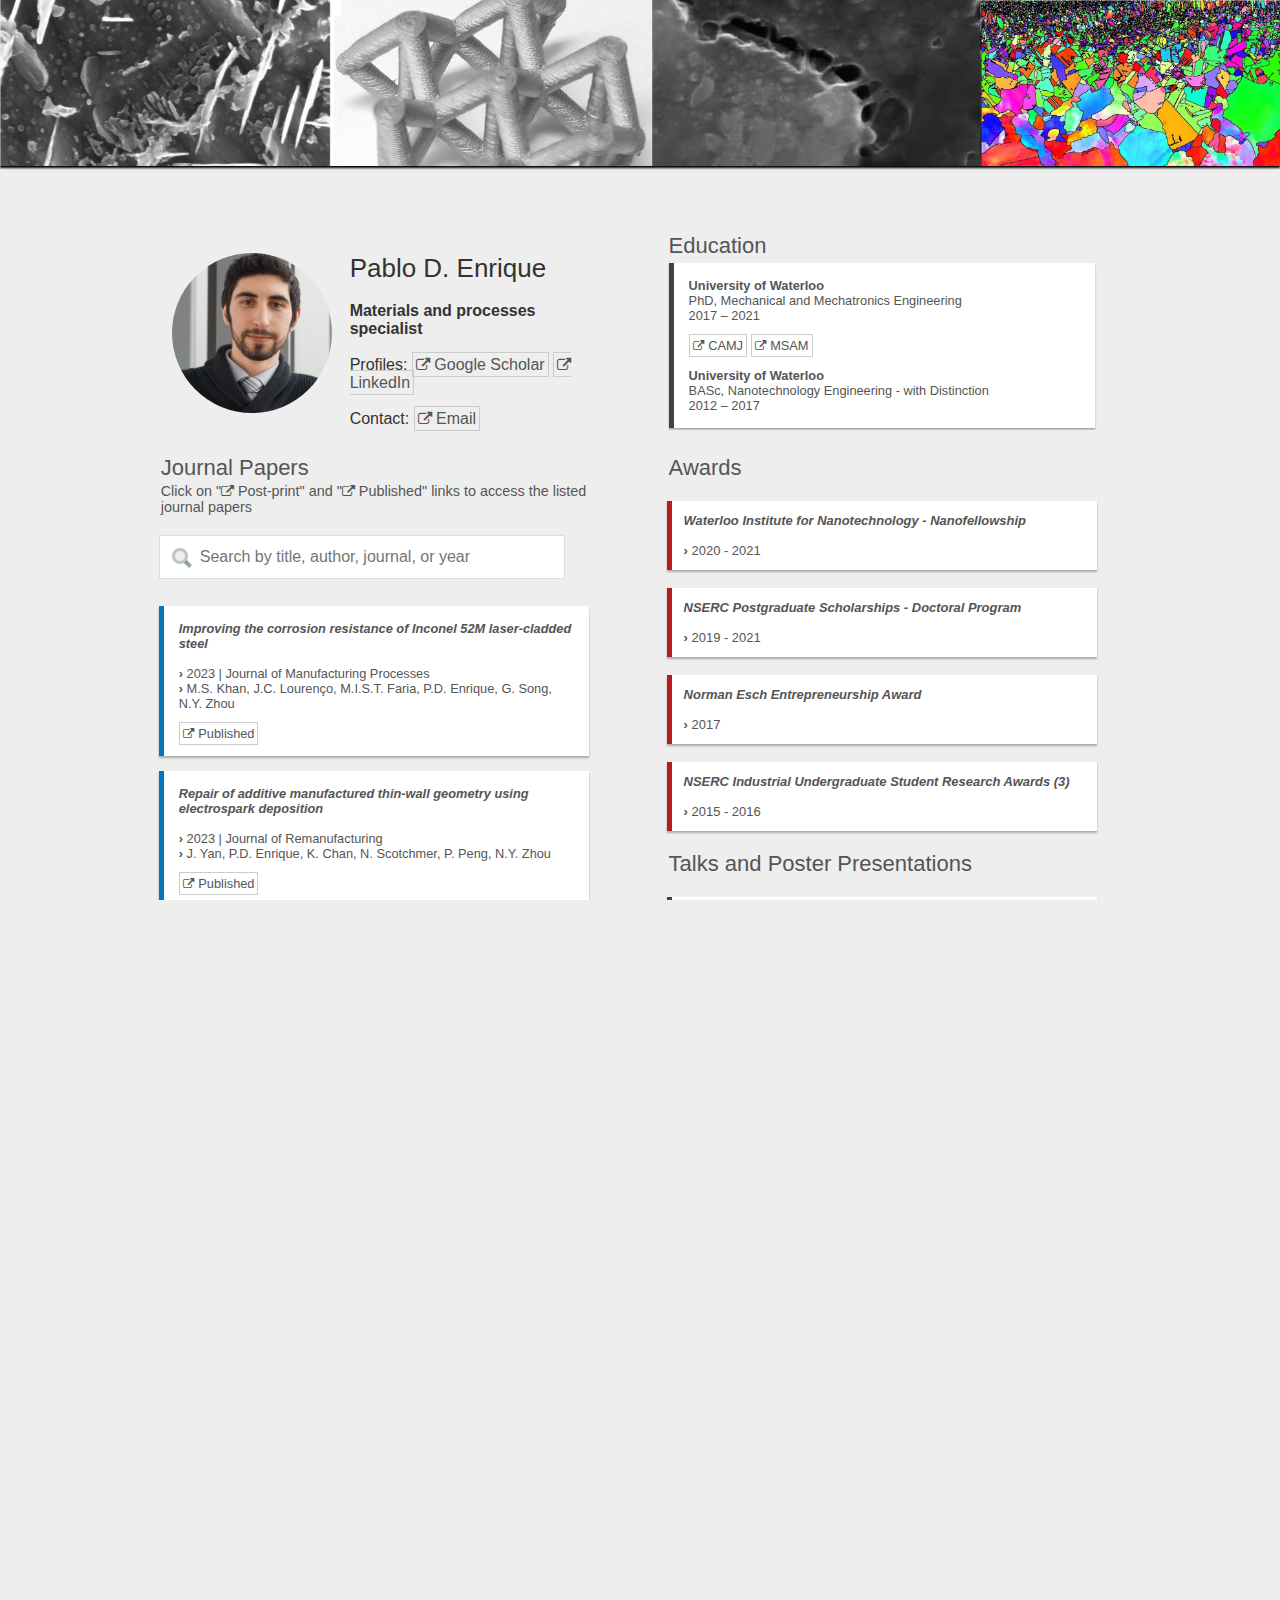
<file: index.html>
<!DOCTYPE html>
<link rel="stylesheet" type="text/css" href="style.css" />
<link rel="shortcut icon" type="image/x-icon" href="favicon.ico" />
<link rel="stylesheet" href="https://cdnjs.cloudflare.com/ajax/libs/font-awesome/4.7.0/css/font-awesome.min.css" />
<link rel="canonical" href="https://pdenrique.com" />
<meta name="viewport" content="width=device-width, initial-scale=1.0, maximum-scale=1.0, user-scalable=no" />
<meta name="description" content="Pablo D. Enrique's research on electrospark deposition, additive manufacturing and nickel superalloys" />
<title>Pablo D. Enrique - Academic Profile</title>
<html>
<body>

<div class="banner">
</div>
<br><br>
<div class="section group">
	<div class="col span_1_of_2">
		<br><br>
		<div class="col span_3_of_4">
			<div class="circleBase type1" title="Pablo D. Enrique"></div>
		</div>
		<div class="col span_4_of_4">
			<span style="font-size:26px;">Pablo D. Enrique</span>
			<br><br>
			<span style="font-size:100%;"><b>Materials and processes specialist</b></span>
			<br><br>
			<span style="font-size:100%;">Profiles: <a href="https://scholar.google.ca/citations?user=DJxGbloAAAAJ&hl=en" target="_blank"><i style="font-size:90%" class="fa">&#xf08e;</i> Google Scholar</a> <a href="https://www.linkedin.com/in/penrique/" target="_blank"><i style="font-size:90%" class="fa">&#xf08e;</i> LinkedIn</a><br><br>Contact: <a href="mailto:pablo.enrique@uwaterloo.ca" target="_blank"><i style="font-size:90%" class="fa">&#xf08e;</i> Email</a></span>	
		</div>
	</div>
	<div class="col span_2_of_2">
		<br>
		<table style="width:100%; height:100%; cellspacing:0px; padding:0px;">
			<tr>
				<td style="vertical-align:middle; font-size:22px">
					Education
				</td>
			</tr>
		</table>
		<table style="width:100%; cellspacing:0px; padding:0px;">
			<tr >
				<td class="cardconf" style="vertical-align:middle; padding:15px; font-size:80%;">
					<b>University of Waterloo</b><br>
					PhD, Mechanical and Mechatronics Engineering<br>
					2017 – 2021<br><br>
					<a href="https://www.uwaterloo.ca/camj" target="_blank"><i style="font-size:90%" class="fa">&#xf08e;</i> CAMJ</a> <a href="https://msam.uwaterloo.ca" target="_blank"><i style="font-size:90%" class="fa">&#xf08e;</i> MSAM</a>
					<br><br>
					<b>University of Waterloo</b><br>
					BASc, Nanotechnology Engineering - with Distinction<br>
					2012 – 2017
				</td>
			</tr>
		</table>
	</div>
</div>

<div class="section group">
	<div class="col span_1_of_2">
		<table style="width:100%; height:100%; cellspacing:0px; padding:0px;">
			<tr>
				<td style="vertical-align:middle; font-size:22px">
					Journal Papers
				</td>
			</tr>
			<tr>
				<td style="vertical-align:middle; font-size:90%">
					Click on "<i style="font-size:90%" class="fa">&#xf08e;</i> Post-print" and "<i style="font-size:90%" class="fa">&#xf08e;</i> Published" links to access the listed journal papers<br>
				</td>
			</tr>
		</table>
		<br>
		<input type="text" id="myInput" onkeyup="myFunction()" placeholder="Search by title, author, journal, or year" title="Search by title, author, journal, or year">
		<br>
		<table id="myTable" style="width:100%; cellspacing:0px; padding:0px;">
			<tr>
				<td class="cardpub" style="vertical-align:middle; padding:15px; font-size:80%;">
					<i><b>Improving the corrosion resistance of Inconel 52M laser-cladded steel</b></i><br><br>
					<span class="point">&#8250;</span> 2023 | Journal of Manufacturing Processes<br>
					<span class="point">&#8250;</span> M.S. Khan, J.C. Lourenço, M.I.S.T. Faria, P.D. Enrique, G. Song, N.Y. Zhou
					<br><br>
					<a href="https://doi.org/10.1016/j.jmapro.2023.10.003" target="_blank"><i style="font-size:90%" class="fa">&#xf08e;</i> Published</a>
				</td>
			</tr>
			<tr>
				<td class="cardpub" style="vertical-align:middle; padding:15px; font-size:80%;">
					<i><b>Repair of additive manufactured thin-wall geometry using electrospark deposition</b></i><br><br>
					<span class="point">&#8250;</span> 2023 | Journal of Remanufacturing<br>
					<span class="point">&#8250;</span> J. Yan, P.D. Enrique, K. Chan, N. Scotchmer, P. Peng, N.Y. Zhou
					<br><br>
					<a href="https://doi.org/10.1007/s13243-023-00133-0" target="_blank"><i style="font-size:90%" class="fa">&#xf08e;</i> Published</a>
				</td>
			</tr>
			<tr>
				<td class="cardpub" style="vertical-align:middle; padding:15px; font-size:80%;">
					<i><b>Pulsed laser ablation of electrically insulated features in thin NiCr films</b></i><br><br>
					<span class="point">&#8250;</span> 2023 | The International Journal of Advanced Manufacturing Technology<br>
					<span class="point">&#8250;</span> N. Mao, P.D. Enrique, P. Peng
					<br><br>
					<a href="https://doi.org/10.1007/s00170-023-12271-7" target="_blank"><i style="font-size:90%" class="fa">&#xf08e;</i> Published</a>
				</td>
			</tr>
			<tr>
				<td class="cardpub" style="vertical-align:middle; padding:15px; font-size:80%;">
					<i><b>Dynamic response and failure mechanisms of a laser-fabricated flexible thin film strain gauge</b></i><br><br>
					<span class="point">&#8250;</span> 2022 | Sensors and Actuators A: Physical<br>
					<span class="point">&#8250;</span> N. Mao, P.D. Enrique, A.I.H Chen, N.Y. Zhou, P. Peng
					<br><br>
					<a href="Dynamic response and failure mechanisms of a laser-fabricated flexible thin film strain gauge.pdf"target="_blank" title="Dynamic response and failure mechanisms of a laser-fabricated flexible thin film strain gauge"><i style="font-size:90%" class="fa">&#xf08e;</i> Post-print</a>
					<a href="https://doi.org/10.1016/j.sna.2022.113655" target="_blank"><i style="font-size:90%" class="fa">&#xf08e;</i> Published</a>
				</td>
			</tr>
			<tr>
				<td class="cardpub" style="vertical-align:middle; padding:15px; font-size:80%;">
					<i><b>The influence of in-situ alloying of electro-spark deposited coatings on the multiscale morphological and mechanical properties of laser welded Al–Si coated 22MnB5</b></i><br><br>
					<span class="point">&#8250;</span> 2022 | Materials Science & Engineering A<br>
					<span class="point">&#8250;</span> M.S. Khan, P.D. Enrique, A. Ghatei-Kalashami, L.G. Lopes, N. Schell, J.P. Oliveira, E. Biro, N.Y. Zhou
					<br><br>
					<a href="https://dx.doi.org/10.2139/ssrn.4004835" target="_blank"><i style="font-size:90%" class="fa">&#xf08e;</i> Pre-print</a>
					<a href="https://doi.org/10.1016/j.msea.2022.142830" target="_blank"><i style="font-size:90%" class="fa">&#xf08e;</i> Published</a>
				</td>
			</tr>
			<tr>
				<td class="cardpub" style="vertical-align:middle; padding:15px; font-size:80%;">
					<i><b>Resistance is not futile: The use of projections for resistance joining of metal additively and conventionally manufactured parts</b></i><br><br>
					<span class="point">&#8250;</span> 2021 | Journal of Manufacturing Processes<br>
					<span class="point">&#8250;</span> P.D. Enrique, C. DiGiovanni, N. Mao, R. Liang, S. Peterkin, N.Y. Zhou
					<br><br>
					<a href="Resistance is not futile - The use of projections for resistance joining of metal additively and conventionally manufactured parts.pdf" target="_blank" title="Resistance is not futile: The use of projections for resistance joining of metal additively and conventionally manufactured parts"><i style="font-size:90%" class="fa">&#xf08e;</i> Post-print</a>
					<a href="https://doi.org/10.1016/j.jmapro.2021.04.035" target="_blank"><i style="font-size:90%" class="fa">&#xf08e;</i> Published</a>
				</td>
			</tr>
			<tr>
				<td class="cardpub" style="vertical-align:middle; padding:15px; font-size:80%;">
					<i><b>Static recrystallization impact on grain structure and mechanical properties of heattreated Hastelloy X produced via laser powder-bed fusion</b></i><br><br>
					<span class="point">&#8250;</span> 2021 | Materials Characterization<br>
					<span class="point">&#8250;</span> A. Keshavarzkermani, R. Esmaeilizadeh, P.D. Enrique, H. Asgari, N.Y. Zhou, A.Bonakdar, E. Toyserkani
					<br><br>
					<a href="https://doi.org/10.1016/j.matchar.2021.110969" target="_blank"><i style="font-size:90%" class="fa">&#xf08e;</i> Published</a>
				</td>
			</tr>
			<tr>
				<td class="cardpub" style="vertical-align:middle; padding:15px; font-size:80%;">
					<i><b>Effect of micro-segregation on high temperature microstructure evolution in rapid solidification processed Nb-rich Ni-superalloys</b></i><br><br>
					<span class="point">&#8250;</span> 2021 | Advanced Engineering Materials<br>
					<span class="point">&#8250;</span> P.D. Enrique, A. Keshavarzkermani, N.Y. Zhou
					<br><br>
					<a href="Effect of Micro-segregation on High Temperature Microstructure Evolution in Rapid Solidification Processed Nb-rich Ni-superalloys.pdf" target="_blank" title="Effect of Micro-segregation on High Temperature Microstructure Evolution in Rapid Solidification Processed Nb-rich Ni-superalloys"><i style="font-size:90%" class="fa">&#xf08e;</i> Post-print</a>
					<a href="https://doi.org/10.1002/adem.202001396" target="_blank"><i style="font-size:90%" class="fa">&#xf08e;</i> Published</a>
				</td>
			</tr>
			<tr>
				<td class="cardpub" style="vertical-align:middle; padding:15px; font-size:80%;">
					<i><b>Parametric study of automated electrospark deposition for Ni-superalloys</b></i><br><br>
					<span class="point">&#8250;</span> 2021 | Welding Journal<br>
					<span class="point">&#8250;</span> P.D. Enrique, S. Peterkin, N.Y. Zhou
					<br><br>
					<a href="https://s3.amazonaws.com/WJ-www.aws.org/supplement/2021.100.021.pdf" target="_blank"><i style="font-size:90%" class="fa">&#xf08e;</i> Published (Open Access)</a>
				</td>
			</tr>
			<tr>
				<td class="cardpub" style="vertical-align:middle; padding:15px; font-size:80%;">
					<i><b>Laser-assisted wire cladding using a retrofitted laser welding system</b></i><br><br>
					<span class="point">&#8250;</span> 2020 | Surface Engineering<br>
					<span class="point">&#8250;</span> M.S. Khan, P.D. Enrique, G. Song, M.I.S.T. Faria, N.Y. Zhou
					<br><br>
					<a href="https://doi.org/10.1080/02670844.2020.1820266" target="_blank"><i style="font-size:90%" class="fa">&#xf08e;</i> Published</a>
				</td>
			</tr>
			<tr>
				<td class="cardpub" style="vertical-align:middle; padding:15px; font-size:80%;">
					<i><b>Enhancing fatigue life of additive manufactured parts with electrospark deposition post-processing</b></i><br><br>
					<span class="point">&#8250;</span> 2020 | Additive Manufacturing<br>
					<span class="point">&#8250;</span> P.D. Enrique, A. Keshavarzkermani, R. Esmaeilizadeh, S. Peterkin, H. Jahed, E. Toyserkani, N.Y. Zhou
					<br><br>
					<a href="Enhancing Fatigue Life of Additive Manufactured Parts with Electrospark Deposition Post-processing.pdf" target="_blank" title="Enhancing Fatigue Life of Additive Manufactured Parts with Electrospark Deposition Post-processing"><i style="font-size:90%" class="fa">&#xf08e;</i> Post-print</a> <a href="https://doi.org/10.1016/j.addma.2020.101526" target="_blank"><i style="font-size:90%" class="fa">&#xf08e;</i> Published</a>
				</td>
			</tr>
			<tr>
				<td class="cardpub" style="vertical-align:middle; padding:15px; font-size:80%;">
					<i><b>Electrospark deposition interlayers for dissimilar resistance welding of steel to aluminum</b></i><br><br>
					<span class="point">&#8250;</span> 2020 | Manufacturing Letters<br>
					<span class="point">&#8250;</span> P.D. Enrique, C. Li, C. DiGiovanni, S. Peterkin, N.Y. Zhou
					<br><br>
					<a href="Electrospark Deposition Interlayers for Dissimilar Resistance Welding of Steel to Aluminum.pdf" target="_blank" title="Electrospark deposition interlayers for dissimilar resistance welding of steel to aluminum"><i style="font-size:90%" class="fa">&#xf08e;</i> Post-print</a> <a href="https://doi.org/10.1016/j.mfglet.2020.04.009" target="_blank"><i style="font-size:90%" class="fa">&#xf08e;</i> Published</a>
				</td>
			</tr>
			<tr>
				<td class="cardpub" style="vertical-align:middle; padding:15px; font-size:80%;">
					<i><b>Design of binder jet additive manufactured co-continuous ceramic-reinforced metal matrix composites</b></i><br><br>
					<span class="point">&#8250;</span> 2020 | Journal of Materials Science & Technology<br>
					<span class="point">&#8250;</span> P.D. Enrique, E. Marzbanrad, Y. Mahmoodkhani, A. Keshavarzkermani, H. Al Momani, E. Toyserkani, N.Y. Zhou
					<br><br>
					<a href="Design of binder jet additive manufactured co-continuous ceramic-reinforced metal matrix composites.pdf" target="_blank" title="Design of binder jet additive manufactured co-continuous ceramic-reinforced metal matrix composites"><i style="font-size:90%" class="fa">&#xf08e;</i> Post-print</a> <a href="https://doi.org/10.1016/j.jmst.2020.01.053" target="_blank"><i style="font-size:90%" class="fa">&#xf08e;</i> Published</a>
				</td>
			</tr>
			<tr>
				<td class="cardpub" style="vertical-align:middle; padding:15px; font-size:80%;">
					<i><b>Evaluation of electrode degradation and projection weld strength in the joining of steel nuts to galvanized advanced high strength steel</b></i><br><br>
					<span class="point">&#8250;</span> 2019 | Journal of Manufacturing Science and Engineering<br>
					<span class="point">&#8250;</span> P.D. Enrique, H. Al Momani, C. DiGiovanni, Z. Jiao, K.R. Chan, N.Y. Zhou
					<br><br>
					<a href="https://doi.org/10.1115/1.4044253" target="_blank"><i style="font-size:90%;" class="fa">&#xf08e;</i> Published</a>
				</td>
			</tr>
			<tr>
				<td class="cardpub" style="vertical-align:middle; padding:15px; font-size:80%;">
					<i><b>Controlling mechanical properties of additively manufactured hastelloy X by altering solidification pattern during laser powder-bed fusion</b></i><br><br>
					<span class="point">&#8250;</span> 2019 | Materials Science & Engineering A<br>
					<span class="point">&#8250;</span> A. Keshavarzkermani, R. Esmaeilizadeh, U. Ali, P.D. Enrique, Y. Mahmoodkhani, N.Y. Zhou, A. Bonakdar, E. Toyserkani
					<br><br>
					<a href="https://doi.org/10.1016/j.msea.2019.138081" target="_blank"><i style="font-size:90%;" class="fa">&#xf08e;</i> Published</a>
				</td>
			</tr>
			<tr>
				<td class="cardpub" style="vertical-align:middle; padding:15px; font-size:80%;">
					<i><b>An investigation into the effect of process parameters on melt pool geometry, cell spacing, and grain refinement during laser powder bed fusion</b></i><br><br>
					<span class="point">&#8250;</span> 2019 | Optics & Laser Technology<br>
					<span class="point">&#8250;</span> A. Keshavarzkermani, E. Marzbanrad, R. Esmaeilizadeh, Y. Mahmoodkhani, U. Ali, P.D. Enrique, N.Y. Zhou, A. Bonakdar, E. Toyserkani
					<br><br>
					<a href="https://doi.org/10.1016/j.optlastec.2019.03.012" target="_blank"><i style="font-size:90%;" class="fa">&#xf08e;</i> Published</a>
				</td>
			</tr>
			<tr>
				<td class="cardpub" style="vertical-align:middle; padding:15px; font-size:80%;">
					<i><b>Surface modification of binder-jet additive manufactured Inconel 625 via electrospark deposition</b></i><br><br>
					<span class="point">&#8250;</span> 2019 | Surface and Coatings Technology<br>
					<span class="point">&#8250;</span> P.D. Enrique, E. Marzbanrad, Y. Mahmoodkhani, Z. Jiao, E. Toyserkani, N.Y. Zhou <br><br>
					<a href="Surface Modification of Binder-Jet Additive Manufactured Inconel 625 via Electrospark Deposition.pdf" target="_blank" title="Surface Modification of Binder-Jet Additive Manufactured Inconel 625 via Electrospark Deposition"><i style="font-size:90%" class="fa">&#xf08e;</i> Post-print</a> <a href="https://doi.org/10.1016/j.surfcoat.2019.01.108" target="_blank"><i style="font-size:90%" class="fa">&#xf08e;</i> Published</a>
				</td>
			</tr>
			<tr>
				<td class="cardpub" style="vertical-align:middle; padding:15px; font-size:80%;">
					<i><b>Effect of direct aging on heat affected zone and tensile properties of electrospark deposited alloy 718</b></i><br><br>
					<span class="point">&#8250;</span> 2019 | Metallurgical and Materials Transactions A <br>
					<span class="point">&#8250;</span> P.D. Enrique, Z. Jiao, N.Y. Zhou<br><br>
					<a href="Effect of Direct Aging on Heat-Affected Zone and Tensile Properties of Electrospark-Deposited Alloy 718.pdf" target="_blank" title="Effect of Direct Aging on Heat Affected Zone and Tensile Properties of Electrospark Deposited Alloy 718"><i style="font-size:90%" class="fa">&#xf08e;</i> Post-print</a> <a href="https://doi.org/10.1007/s11661-018-4997-1" target="_blank"><i style="font-size:90%" class="fa">&#xf08e;</i> Published</a>
				</td>
			</tr>
			<tr>
				<td class="cardpub" style="vertical-align:middle; padding:15px; font-size:80%;">
					<i><b>Concurrent photocatalytic degradation of organic contaminants and photocathodic protection of steel Ag - TiO<sub>2</sub> Composites</b></i><br><br>
					<span class="point">&#8250;</span> 2018 | Materialia <br>
					<span class="point">&#8250;</span> R. Liang, O.M. Schneider, N. Lun, P.D. Enrique, D.C. Saha, L.C.M. Li Chun Fong, I. Jaciw-Zurakowsky, M.R. Servos, P. Peng, N.Y. Zhou <br><br>
					<a href="https://doi.org/10.1016/j.mtla.2018.08.033" target="_blank"> <i style="font-size:90%" class="fa">&#xf08e;</i> Published</a>
				</td>
			</tr>
			<tr>
				<td class="cardpub" style="vertical-align:middle; padding:15px; font-size:80%">
					<i><b>In situ formation of metal matrix composites using binder jet additive manufacturing (3D printing)</b></i><br><br>
					<span class="point">&#8250;</span> 2018 | Materials Letters <br>
					<span class="point">&#8250;</span> P.D. Enrique, Y. Mahmoodkhani, E. Marzbanrad, E. Toyserkani, N.Y. Zhou <br><br>
					<a href="In Situ Formation of Metal Matrix Composites using Binder Jet Additive Manufacturing (3D Printing).pdf" target="_blank" title="In Situ Formation of Metal Matrix Composites using Binder Jet Additive Manufacturing (3D Printing)"><i style="font-size:90%" class="fa">&#xf08e;</i> Post-print</a> <a href="https://doi.org/10.1016/j.matlet.2018.08.117" target="_blank"><i style="font-size:90%" class="fa">&#xf08e;</i> Published</a>
				</td>
			</tr>
			<tr>
				<td class="cardpub" style="vertical-align:middle; padding:15px; font-size:80%">
					<i><b>Effect of microstructure on tensile properties of electrospark deposition repaired Ni-superalloy</b></i><br><br>
					<span class="point">&#8250;</span> 2018 | Materials Science & Engineering A<br>
					<span class="point">&#8250;</span> P.D. Enrique, Z. Jiao, N.Y. Zhou, E. Toyserkani <br><br>
					<a href="Effect Microstructure Tensile Properties ESD Repaired Ni-superalloy.pdf" target="_blank" title="Effect of Microstructure on Tensile Properties of Electrospark Deposition Repaired Ni-superalloy"><i style="font-size:90%" class="fa">&#xf08e;</i> Post-print</a> <a href="https://doi.org/10.1016/j.msea.2018.05.049" target="_blank"><i style="font-size:90%" class="fa">&#xf08e;</i> Published </a>
				</td>
			</tr>
			<tr>
				<td class="cardpub" style="vertical-align:middle; padding:15px; font-size:80%">
					<i><b>Dendritic coarsening model for rapid solidification of Ni-superalloy via electrospark deposition</b></i><br><br>
					<span class="point">&#8250;</span> 2018 | Journal of Materials Processing Technology<br>
					<span class="point">&#8250;</span> P.D. Enrique, Z. Jiao, N.Y. Zhou, E. Toyserkani <br><br>
					<a href="Post-print Dendritic Coarsening Model for Rapid Solidification of Ni-superalloy via Electrospark Deposition.pdf" target="_blank" title="Dendritic Coarsening Model for Rapid Solidification of Ni-superalloy via Electrospark Deposition"><i style="font-size:90%" class="fa">&#xf08e;</i> Post-print</a> <a href="https://doi.org/10.1016/j.jmatprotec.2018.03.023" target="_blank"><i style="font-size:90%" class="fa">&#xf08e;</i> Published </a>
				</td>
			</tr>
		</table>
		<br>
	</div>
	<div class="col span_2_of_2">
		<table style="width:100%; height:100%; cellspacing:0px; padding:0px;">
			<tr>
				<td style="vertical-align:middle; font-size:22px">
					Awards
				</td>
			</tr>
		</table>
		<br>
		<table class="cardaward" style="width:100%; cellspacing:0px; padding:0px">
			<tr>
				<td style="vertical-align:middle; padding:10px; font-size:90%;">
					<i><b>Waterloo Institute for Nanotechnology - Nanofellowship</b></i><br><br>
					<span class="point">&#8250;</span> 2020 - 2021<br>
				</td>
			</tr>
		</table>
		<br>
		<table class="cardaward" style="width:100%; cellspacing:0px; padding:0px">
			<tr>
				<td style="vertical-align:middle; padding:10px; font-size:90%;">
					<i><b>NSERC Postgraduate Scholarships - Doctoral Program</b></i><br><br>
					<span class="point">&#8250;</span> 2019 - 2021<br>
				</td>
			</tr>
		</table>
		<br>
		<table class="cardaward" style="width:100%; cellspacing:0px; padding:0px">
			<tr>
				<td style="vertical-align:middle; padding:10px; font-size:90%;">
					<i><b>Norman Esch Entrepreneurship Award</b></i><br><br>
					<span class="point">&#8250;</span> 2017<br>
				</td>
			</tr>
		</table>
		<br>
		<table class="cardaward" style="width:100%; cellspacing:0px; padding:0px">
			<tr>
				<td style="vertical-align:middle; padding:10px; font-size:90%;">
					<i><b>NSERC Industrial Undergraduate Student Research Awards (3)</b></i><br><br>
					<span class="point">&#8250;</span> 2015 - 2016<br>
				</td>
			</tr>
		</table>
		<br>
		<table style="width:100%; height:100%; cellspacing:0px; padding:0px;">
			<tr>
				<td style="vertical-align:middle; font-size:22px">
					Talks and Poster Presentations
				</td>
			</tr>
		</table>
		<br>
		<table class="cardconf" style="width:100%; cellspacing:0px; padding:0px">
			<tr>
				<td style="vertical-align:middle; padding:10px; font-size:90%;">
					<i><b>Surface post-processing for additive manufactured parts: reducing surface roughness and improving fatigue life with electrospark deposition</b></i><br><br>
					<span class="point">&#8250;</span> 2021 | Canadian Aeronautics and Space Institute AERO'21<br>
				</td>
			</tr>
		</table>
		<br>
		<table class="cardconf" style="width:100%; cellspacing:0px; padding:0px">
			<tr>
				<td style="vertical-align:middle; padding:10px; font-size:90%;">
					<i><b>Addressing surface roughness and fatigue life in additive manufactured parts</b></i><br><br>
					<span class="point">&#8250;</span> 2021 | NSERC HI-AM<br>
				</td>
			</tr>
		</table>		
		<br>
		<table class="cardconf" style="width:100%; cellspacing:0px; padding:0px">
			<tr>
				<td style="vertical-align:middle; padding:10px; font-size:90%;">
					<i><b>Repair of additive manufactured products by electrospark deposition</b></i><br><br>
					<span class="point">&#8250;</span> 2019-2021 (yearly) | Manufacturing and Materials Joining Innovation Center<br>
				</td>
			</tr>
		</table>
		<br>
		<table class="cardconf" style="width:100%; cellspacing:0px; padding:0px">
			<tr>
				<td style="vertical-align:middle; padding:10px; font-size:90%;">
					<i><b>Repair of Inconel 718 with electrospark deposition</b></i><br><br>
					<span class="point">&#8250;</span> 2019 | 16th International Forum on Intelligent Manufacturing Technology<br>
				</td>
			</tr>
		</table>
		<br>
		<table class="cardconf" style="width:100%; cellspacing:0px; padding:0px">
			<tr>
				<td style="vertical-align:middle; padding:10px; font-size:90%;">
					<i><b>Binder-jet additive manufactured metal matrix composites made by reactive sintering post processing</b></i><br><br>
					<span class="point">&#8250;</span> 2019 | NSERC HI-AM<br>
				</td>
			</tr>
		</table>
		<br>
		<table class="cardconf" style="width:100%; cellspacing:0px; padding:0px">
			<tr>
				<td style="vertical-align:middle; padding:10px; font-size:90%;">
					<i><b>Topology optimized wind turbine blades using sustainable biomaterials</b></i><br><br>
					<span class="point">&#8250;</span> 2019 | RAPID + TCT 2019, SME Digital Manufacturing Challenge<br>
				</td>
			</tr>
		</table>
		<br>
		<table class="cardconf" style="width:100%; cellspacing:0px; padding:0px">
			<tr>
				<td style="vertical-align:middle; padding:10px; font-size:90%;">
					<i><b>Low energy welding for Ni-based superalloy repair in aerospace applications</b></i><br><br>
					<span class="point">&#8250;</span> 2018 | Canadian Aeronautics and Space Institute ASTRO'18<br>
				</td>
			</tr>
		</table>
		<br>
		<table class="cardconf" style="width:100%; cellspacing:0px; padding:0px">
			<tr>
				<td style="vertical-align:middle; padding:10px; font-size:90%;">
					<i><b>Electrospark deposition repair of Ni-superalloy components in aerospace applications</b></i><br><br>
					<span class="point">&#8250;</span> 2018 | TraCLight Transatlantic Conference
				</td>
			</tr>
		</table>
		<br>
		<table style="width:100%; height:100%; cellspacing:0px; padding:0px;">
			<tr>
				<td style="vertical-align:middle; font-size:22px">
					Magazine Publications
				</td>
			</tr>
		</table>
		<br>
		<table class="cardconf" style="width:100%; cellspacing:0px; padding:0px">
			<tr>
				<td style="vertical-align:middle; padding:10px; font-size:90%;">
					<i><b>Development of electro spark deposition technology for Ni-superalloy repair</b></i><br><br>
					<span class="point">&#8250;</span> 2020 | WELD Magazine<br>
				</td>
			</tr>
		</table>
		<br>
		<table style="width:100%; height:100%; cellspacing:0px; padding:0px;">
			<tr>
				<td style="vertical-align:middle; font-size:22px">
					Reviews Performed
				</td>
			</tr>
		</table>
		<br>
		<table class="cardconf" style="cellspacing:0px; padding:0px">
			<tr>
				<td style="vertical-align:middle; padding:10px; font-size:90%;">
					<i><b>13 | Metallurgical and Materials Transactions A</b></i><br><br>
					<i><b>7 | Surface and Coatings Technology</b></i><br><br>
					<i><b>5 | Materials & Design</b></i><br><br>
					<i><b>3 | Canadian Metallurgical Quarterly</b></i><br><br>
					<i><b>2 | Applied Physics A</b></i><br><br>
					<i><b>2 | Journal of Alloys and Compounds</b></i><br><br>
					<i><b>2 | Ceramics International</b></i><br><br>
					<i><b>1 | Materials Letters</b></i><br>
				</td>
			</tr>
		</table>
		<br>
	</div>
</div>
</body>

<!-- Global site tag (gtag.js) - Google Analytics -->
<script async src="https://www.googletagmanager.com/gtag/js?id=UA-21031508-47"></script>
<script>
  window.dataLayer = window.dataLayer || [];
  function gtag(){dataLayer.push(arguments);}
  gtag('js', new Date());

  gtag('config', 'UA-21031508-47');
</script>

<script>
function myFunction() {
  var input, filter, table, tr, td, i, txtValue;
  input = document.getElementById("myInput");
  filter = input.value.toUpperCase();
  table = document.getElementById("myTable");
  tr = table.getElementsByTagName("tr");
  for (i = 0; i < tr.length; i++) {
    td = tr[i].getElementsByTagName("td")[0];
    if (td) {
      txtValue = td.textContent || td.innerText;
      if (txtValue.toUpperCase().indexOf(filter) > -1) {
        tr[i].style.display = "";
      } else {
        tr[i].style.display = "none";
      }
    }       
  }
}
</script>

</html>
</file>
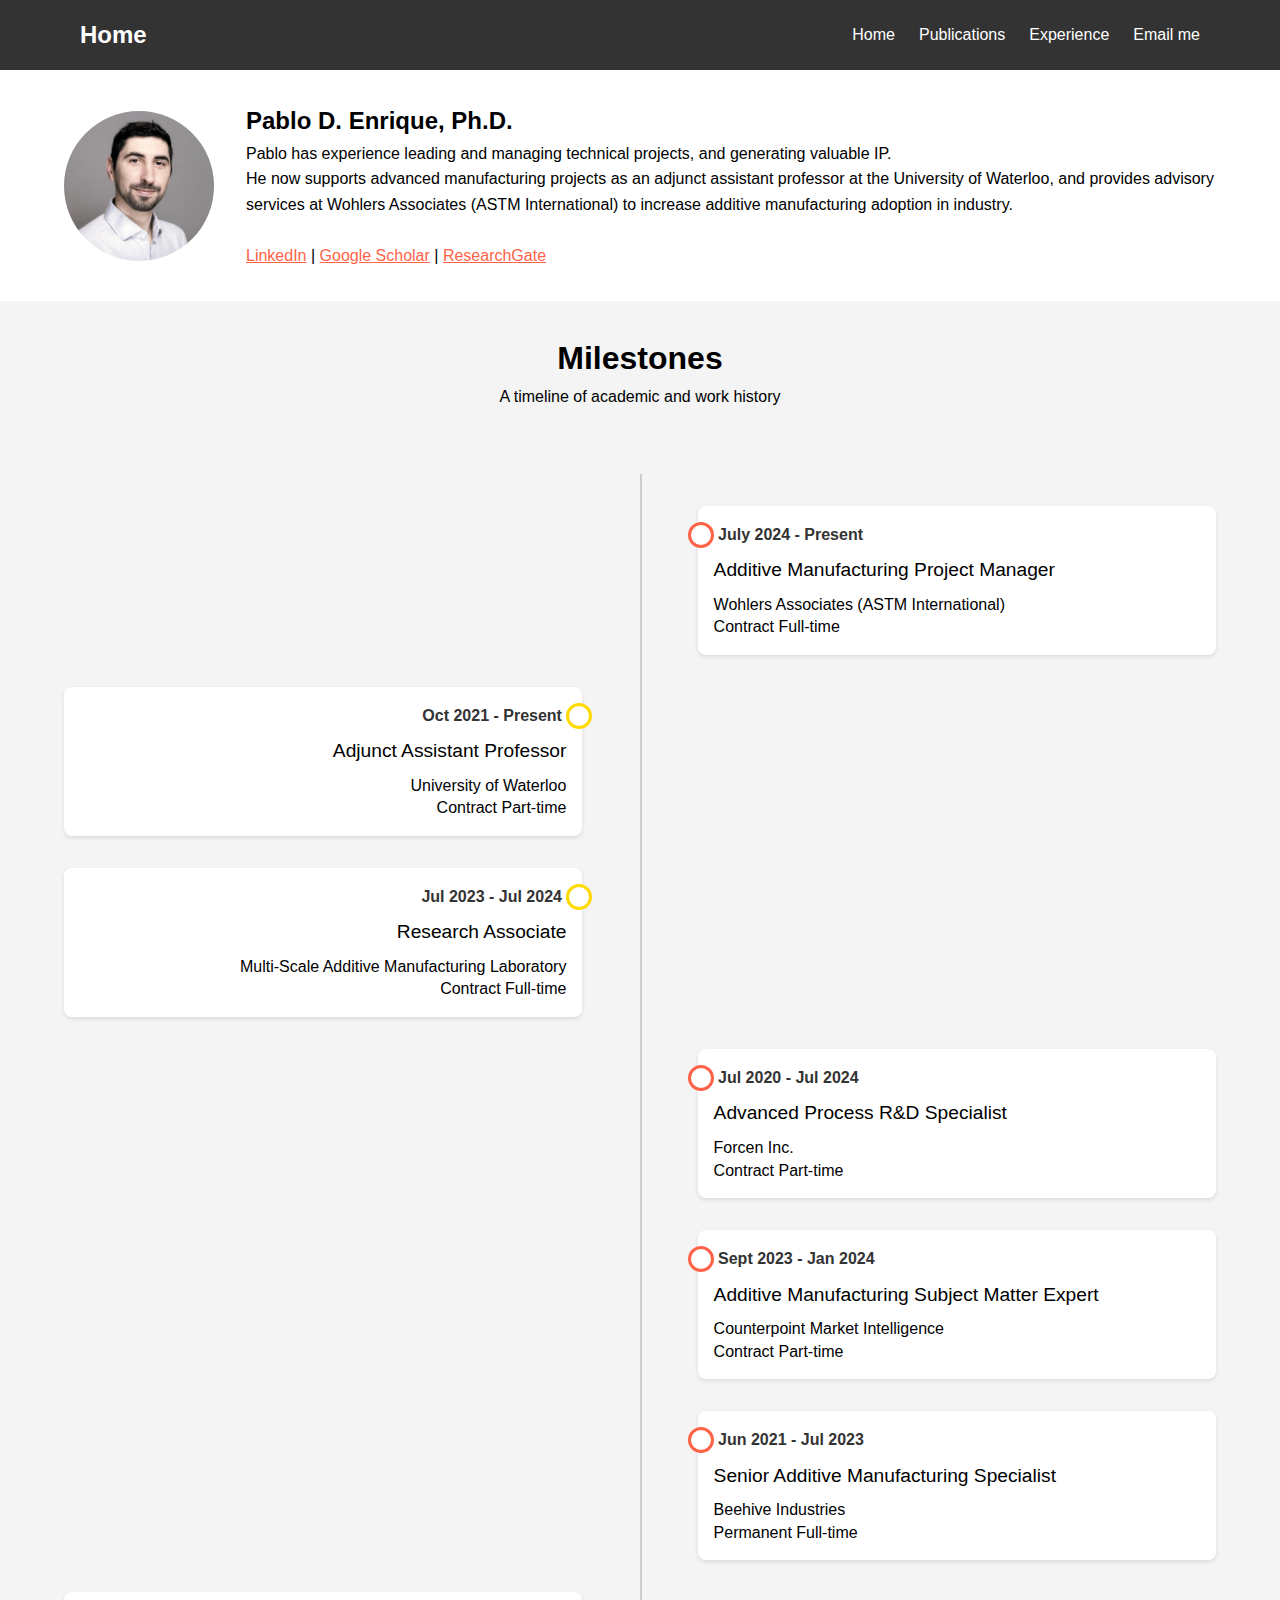
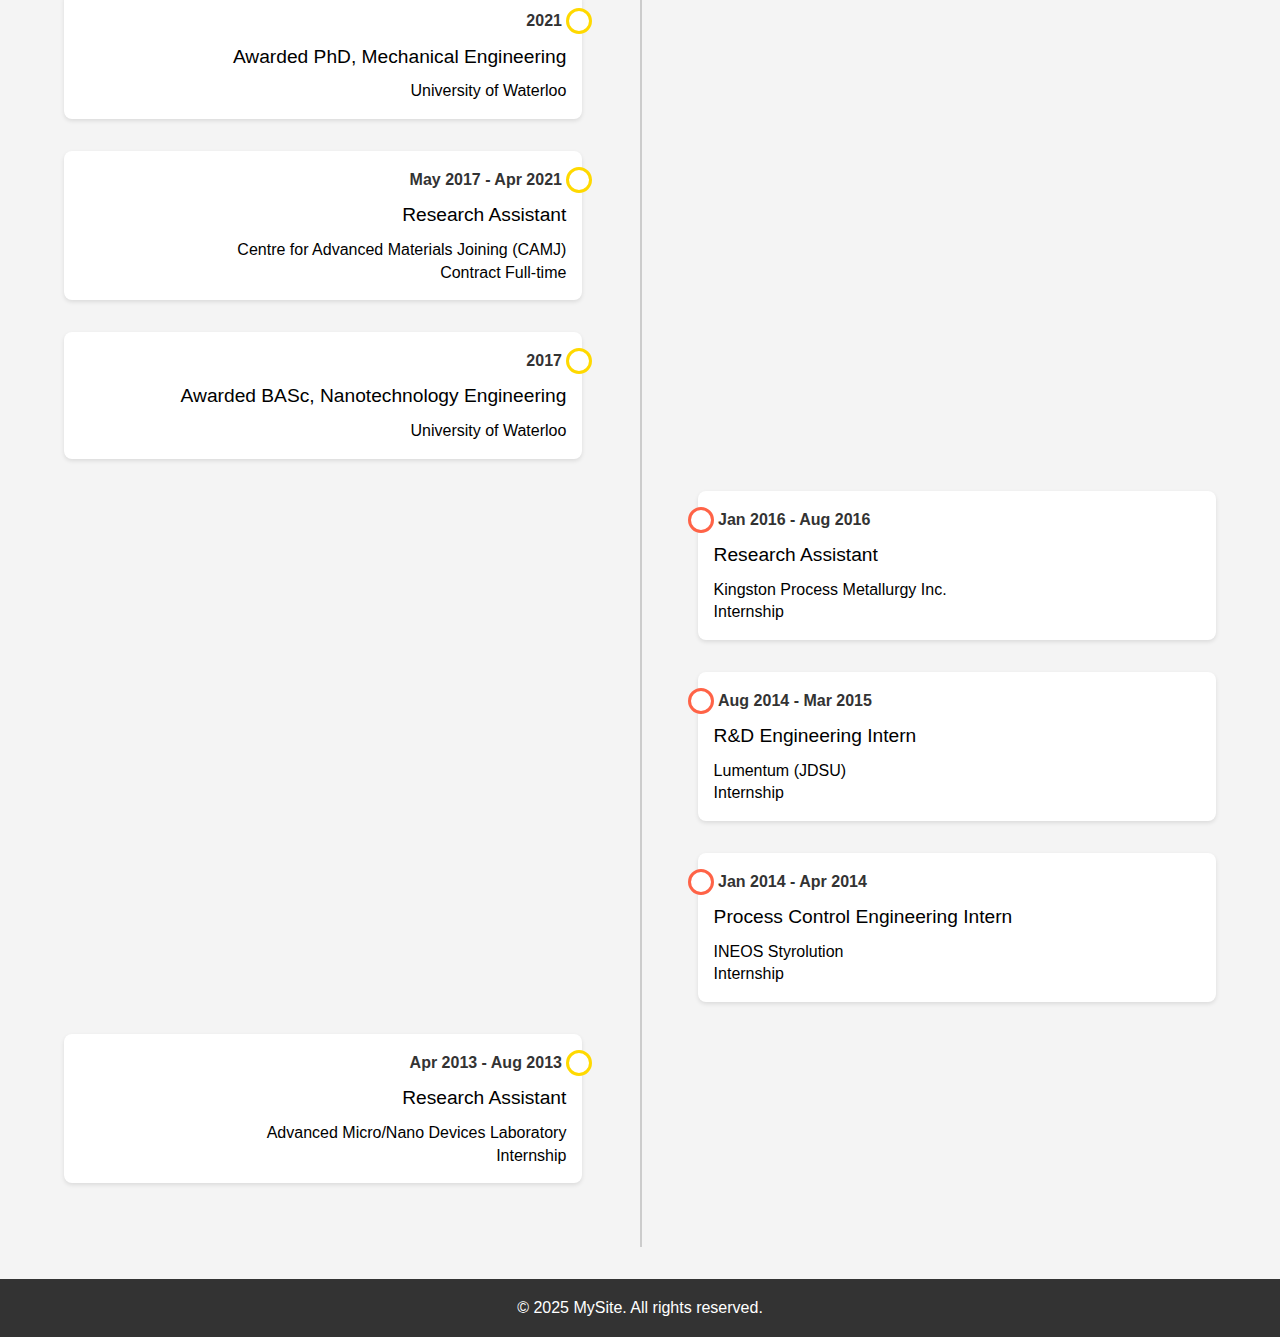
<file: experience.html>
<!DOCTYPE html>
<html lang="en">
<head>
  <meta charset="UTF-8" />
  <meta name="viewport" content="width=device-width, initial-scale=1.0" />
  <title>Experience - Pablo D. Enrique</title>
  <link rel="stylesheet" href="styles.css" />
  <style>
    /* Timeline container styles */
    .timeline {
      position: relative;
      padding: 2rem 0;
    }
    .timeline::before {
      content: "";
      position: absolute;
      top: 0;
      bottom: 0;
      left: 50%;
      width: 2px;
      background: #ccc;
      z-index: 1;
    }
    /* Each timeline item takes up roughly half the width. 
       The .education items are positioned on the left; 
       .work items on the right. */
    .timeline-item {
      position: relative;
      width: 45%;
      background: #fff;
      padding: 1rem;
      border-radius: 8px;
      box-shadow: 0 2px 4px rgba(0,0,0,0.1);
      margin-bottom: 2rem;
      z-index: 2;
    }
    /* Education items: align left and right-align text */
    .timeline-item.education {
      left: 0;
      text-align: right;
    }
    /* Work items: align right and left-align text */
    .timeline-item.work {
      left: 55%;
      text-align: left;
    }
    /* Marker circle for each item. Its color depends on the type. */
    .timeline-item::after {
      content: "";
      position: absolute;
      top: 1rem;
      width: 20px;
      height: 20px;
      border-radius: 50%;
      background: #fff;
      border: 3px solid;
    }
    .timeline-item.education::after {
      right: -10px;
      border-color: rgb(255, 217, 0);
    }
    .timeline-item.work::after {
      left: -10px;
      border-color: #ff6347;
    }
    /* Timeline item content */
    .timeline-date {
      font-weight: bold;
      color: #333;
      margin-bottom: 0.5rem;
    }
    .timeline-title {
      font-size: 1.2rem;
      margin-bottom: 0.5rem;
    }
    .timeline-desc {
      font-size: 1rem;
      line-height: 1.4;
    }
    /* Responsive adjustments: on narrow screens, stack items full-width */
    @media (max-width: 768px) {
      .timeline::before {
        left: 20px;
      }
      .timeline-item {
        width: 90%;
        left: 30px !important;
        text-align: left !important;
      }
      .timeline-item::after {
        left: -30px !important;
      }
    }
    /* Optional page header styling */
    .page-header {
      background: #f4f4f4;
      padding: 2rem 0;
      text-align: center;
    }

    /* Degree Awarded Card Styling */
    .degree-card {
      border: 3px solid rgb(255, 217, 0);
    }

  </style>
</head>
<body>
  <!-- Navigation Bar (same as previous pages) -->
  <nav class="navbar">
    <div class="container">
      <div class="logo">
        <a href="index.html">Home</a>
      </div>
      <ul class="nav-links">
        <li><a href="index.html">Home</a></li>
        <li><a href="publications.html">Publications</a></li>
        <li><a href="experience.html">Experience</a></li>
        <li><a href="mailto:pablo.enrique@uwaterloo.ca">Email me</a></li>
      </ul>
      <div class="menu-toggle" id="mobile-menu">
        <span class="bar"></span>
        <span class="bar"></span>
        <span class="bar"></span>
      </div>
    </div>
  </nav>
  
  <!-- About Section -->
    <section class="about">
    <div class="container about-container">
        <div class="profile">
        <img src="profile.jpg" alt="Profile Picture" class="profile-img" />
        </div>
        <div class="profile-text">
        <h2>Pablo D. Enrique, Ph.D.</h2>
        <p>
            Pablo has experience leading and managing technical projects, and generating valuable IP. <br>
            He now supports advanced manufacturing projects as an adjunct assistant professor at the University of Waterloo, and provides advisory services at Wohlers Associates (ASTM International) to increase additive manufacturing adoption in industry.<br>
            <br>
            <a href="https://www.linkedin.com/in/penrique/" target="_blank">LinkedIn</a> | <a href="https://scholar.google.ca/citations?user=DJxGbloAAAAJ&hl=en" target="_blank">Google Scholar</a> | <a href="https://www.researchgate.net/profile/Pablo-Enrique" target="_blank">ResearchGate</a>
        </p>
        </div>
    </div>
  </section>
  
  <!-- Page Header -->
  <header class="page-header">
    <div class="container">
      <h1>Milestones</h1>
      <p>A timeline of academic and work history</p>
    </div>
  </header>
  
  <!-- Timeline Section -->
  <section class="timeline-section page-header">
    <div class="container">
      <div class="timeline">
        <!-- Another Milestone -->
        <div class="timeline-item work">
          <div class="timeline-date">&nbsp;July 2024 - Present</div>
          <div class="timeline-title">Additive Manufacturing Project Manager</div>
          <div class="timeline-desc">
            Wohlers Associates (ASTM International) <br> Contract Full-time
          </div>
        </div>
        <!-- Another Milestone -->
        <div class="timeline-item education">
          <div class="timeline-date">Oct 2021 - Present&nbsp;</div>
          <div class="timeline-title">Adjunct Assistant Professor</div>
          <div class="timeline-desc">
            University of Waterloo <br> Contract Part-time
          </div>
        </div>
        <!-- Another Milestone -->
        <div class="timeline-item education">
          <div class="timeline-date">Jul 2023 - Jul 2024&nbsp;</div>
          <div class="timeline-title">Research Associate</div>
          <div class="timeline-desc">
            Multi-Scale Additive Manufacturing Laboratory <br> Contract Full-time
          </div>
        </div>
        <!-- Another Milestone -->
        <div class="timeline-item work">
          <div class="timeline-date">&nbsp;Jul 2020 - Jul 2024</div>
          <div class="timeline-title">Advanced Process R&D Specialist</div>
          <div class="timeline-desc">
            Forcen Inc. <br> Contract Part-time </div>
        </div>
        <!-- Another Milestone -->
        <div class="timeline-item work">
          <div class="timeline-date">&nbsp;Sept 2023 - Jan 2024</div>
          <div class="timeline-title">Additive Manufacturing Subject Matter Expert</div>
          <div class="timeline-desc">
            Counterpoint Market Intelligence <br> Contract Part-time </div>
        </div>
        <!-- Another Milestone -->
        <div class="timeline-item work">
          <div class="timeline-date">&nbsp;Jun 2021 - Jul 2023</div>
          <div class="timeline-title">Senior Additive Manufacturing Specialist</div>
          <div class="timeline-desc">
            Beehive Industries <br> Permanent Full-time </div>
        </div>
        <!-- Another Milestone -->
        <div class="timeline-item education">
          <div class="timeline-date">2021&nbsp;</div>
          <div class="timeline-title">Awarded PhD, Mechanical Engineering</div>
          <div class="timeline-desc">University of Waterloo</div>
        </div>
        <!-- Another Milestone -->
        <div class="timeline-item education">
          <div class="timeline-date">May 2017 - Apr 2021&nbsp;</div>
          <div class="timeline-title">Research Assistant</div>
          <div class="timeline-desc">
            Centre for Advanced Materials Joining (CAMJ) <br> Contract Full-time
          </div>
        </div>
        <!-- Another Milestone -->
        <div class="timeline-item education">
          <div class="timeline-date">2017&nbsp;</div>
          <div class="timeline-title">Awarded BASc, Nanotechnology Engineering</div>
          <div class="timeline-desc">University of Waterloo</div>
        </div>
        <!-- Another Milestone -->
        <div class="timeline-item work">
          <div class="timeline-date">&nbsp;Jan 2016 - Aug 2016</div>
          <div class="timeline-title">Research Assistant</div>
          <div class="timeline-desc">
            Kingston Process Metallurgy Inc. <br> Internship </div>
        </div>
        <!-- Another Milestone -->
        <div class="timeline-item work">
          <div class="timeline-date">&nbsp;Aug 2014 - Mar 2015</div>
          <div class="timeline-title">R&D Engineering Intern</div>
          <div class="timeline-desc">
            Lumentum (JDSU) <br> Internship </div>
        </div>
        <!-- Another Milestone -->
        <div class="timeline-item work">
          <div class="timeline-date">&nbsp;Jan 2014 - Apr 2014</div>
          <div class="timeline-title">Process Control Engineering Intern</div>
          <div class="timeline-desc">
            INEOS Styrolution <br> Internship </div>
        </div>
        <!-- Another Milestone -->
        <div class="timeline-item education">
          <div class="timeline-date">Apr 2013 - Aug 2013&nbsp;</div>
          <div class="timeline-title">Research Assistant</div>
          <div class="timeline-desc">
            Advanced Micro/Nano Devices Laboratory <br> Internship </div>
        </div>
      </div>
    </div>
  </section>
  
  <!-- Footer (consistent with other pages) -->
  <footer>
    <div class="container">
      <p>&copy; 2025 MySite. All rights reserved.</p>
    </div>
  </footer>
  
  <!-- JavaScript for Mobile Menu Toggle -->
  <script>
    const menuToggle = document.getElementById('mobile-menu');
    const navLinks = document.querySelector('.nav-links');
    menuToggle.addEventListener('click', () => {
      navLinks.classList.toggle('active');
    });
  </script>
</body>
</html>
</file>
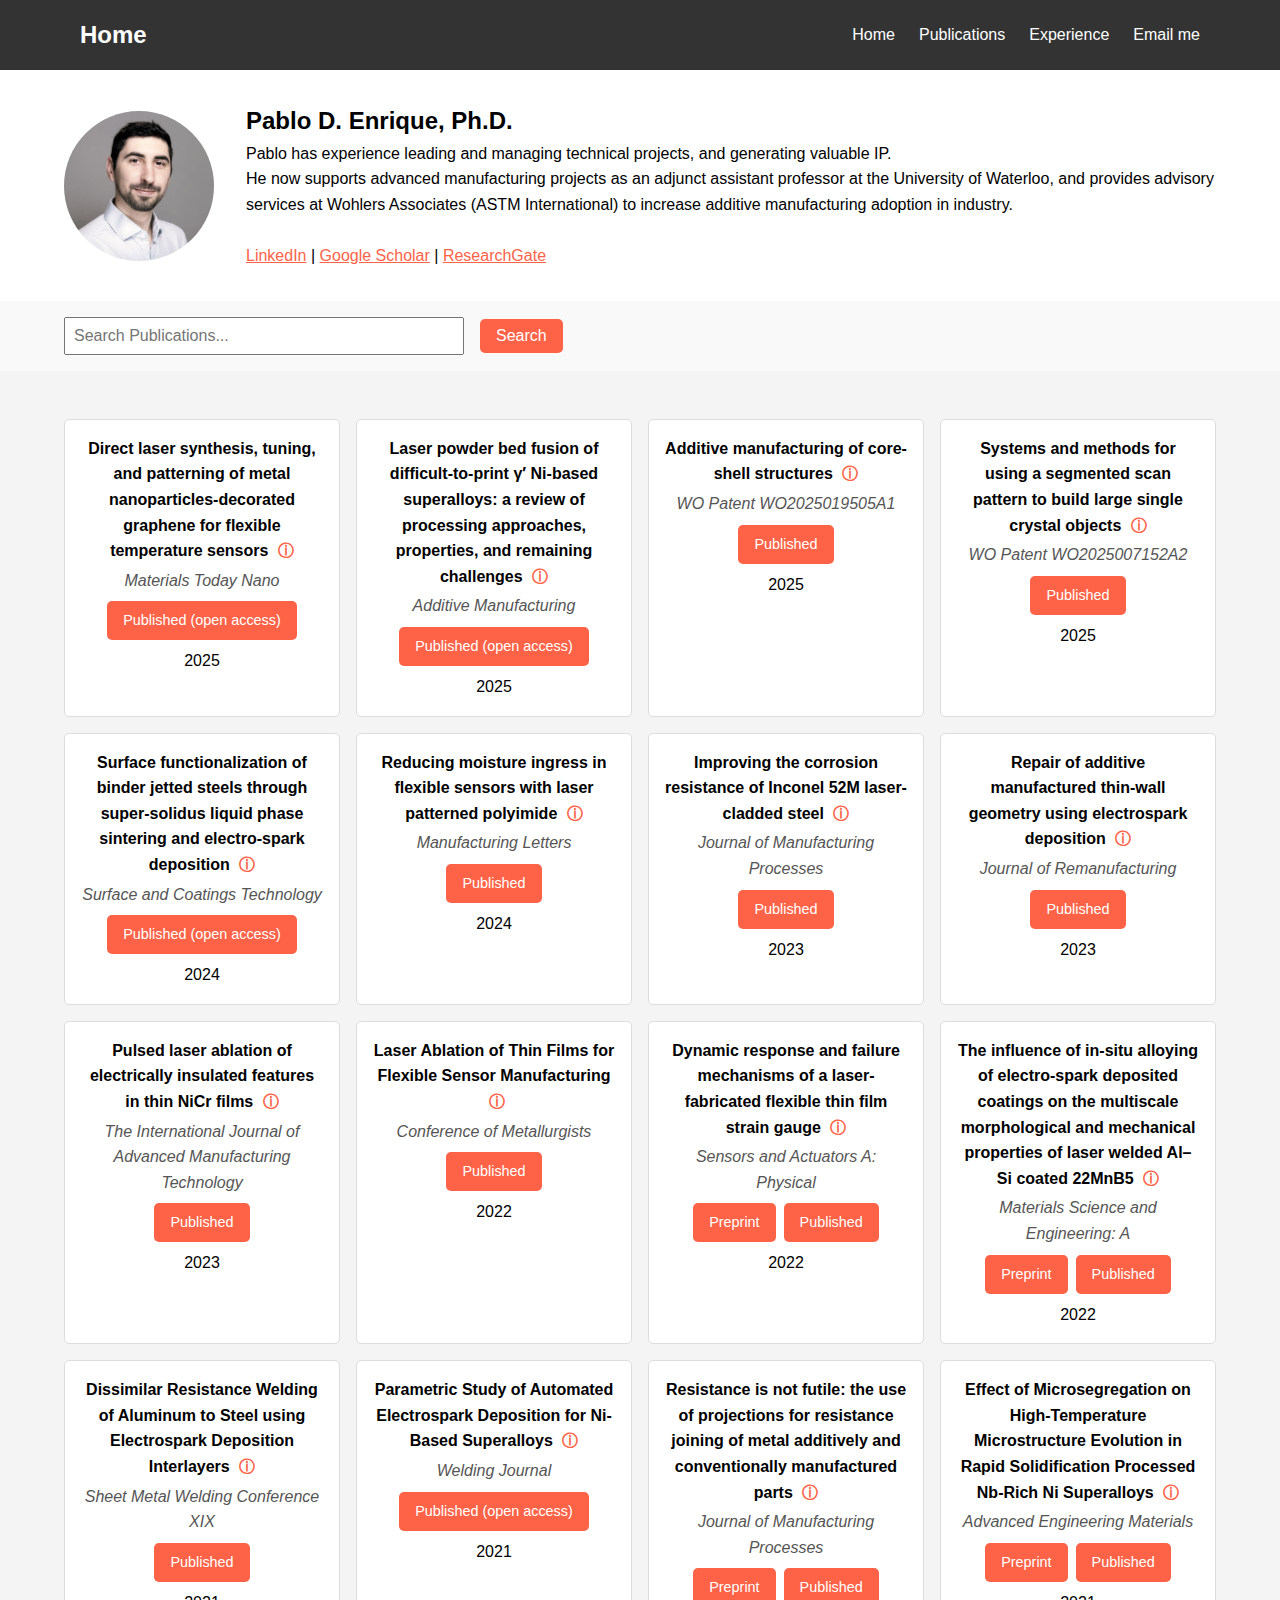
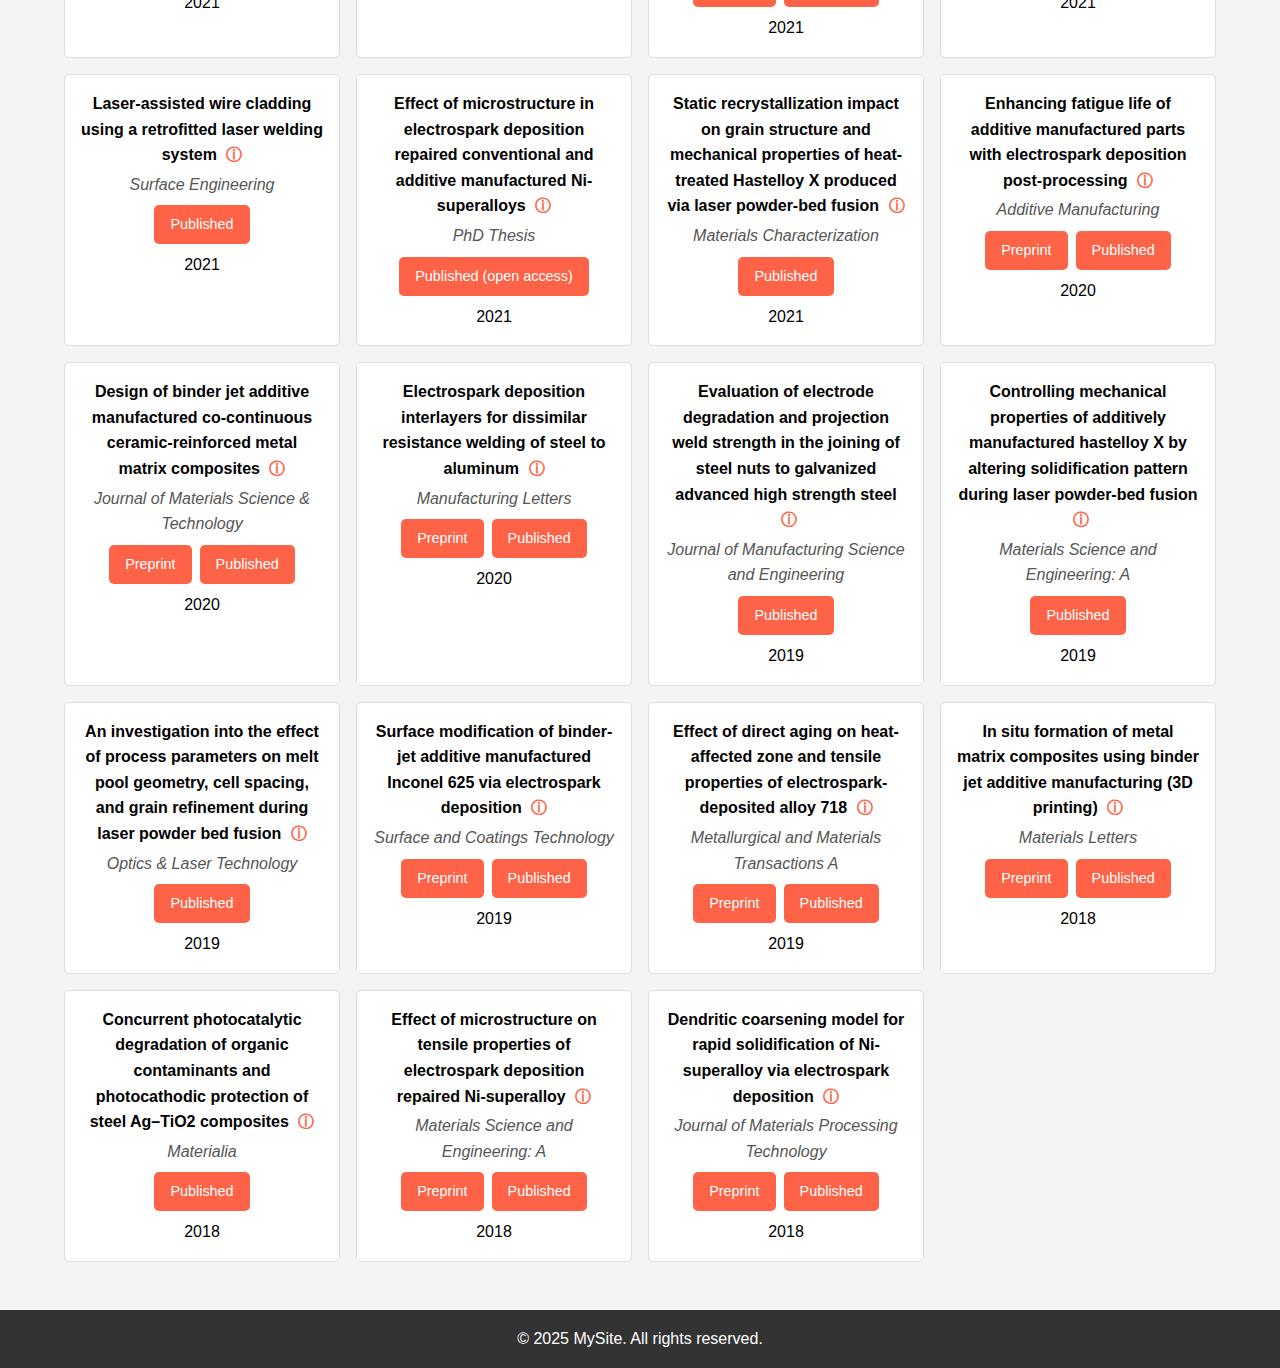
<file: publications.html>
<!DOCTYPE html>
<html lang="en">
<head>
  <meta charset="UTF-8" />
  <meta name="viewport" content="width=device-width, initial-scale=1.0" />
  <title>Publications - Pablo D. Enrique</title>
  <link rel="stylesheet" href="styles.css" />
  <style>
    /* Additional styling specific to the publications page */

    /* Publications area background matches the light gray from the home page */
    .publications {
      background: #f4f4f4;
      padding: 2rem 0;
    }

    /* Visually Hidden Utility Class
       This makes text accessible (and searchable) without displaying it */
    .visually-hidden {
      position: absolute;
      width: 1px;
      height: 1px;
      padding: 0;
      margin: -1px;
      overflow: hidden;
      clip: rect(0, 0, 0, 0);
      white-space: nowrap; /* added for extra safety */
      border: 0;
    }

    /* Search Section Styling */
    .search-section {
      padding: 1rem 0;
      background: #f9f9f9;
    }
    .search-section .container {
      display: flex;
      align-items: center;
      justify-content: flex-start;
      gap: 1rem;
    }
    .search-section input[type="text"] {
      padding: 0.5rem;
      font-size: 1rem;
      width: 400px;
    }
    .search-section button {
      padding: 0.5rem 1rem;
      font-size: 1rem;
      cursor: pointer;
      border: none;
      background: #ff6347;
      color: #fff;
      border-radius: 5px;
      transition: background 0.3s;
    }
    .search-section button:hover {
      background: #e5533e;
    }

    /* Publications Grid */
    .publications .container {
      display: grid;
      grid-template-columns: repeat(auto-fit, minmax(250px, 1fr));
      gap: 1rem;
      padding: 1rem 0;
    }
    .publication {
      background: #fff;
      padding: 1rem;
      border: 1px solid #ddd;
      border-radius: 5px;
      text-align: center;
      transition: box-shadow 0.3s;
    }
    .publication:hover {
      box-shadow: 0 2px 8px rgba(0, 0, 0, 0.2);
    }
    .publication .pub-img {
      width: 100%;
      height: auto;
      border-radius: 5px;
      margin-bottom: 1rem;
    }
    .publication h3 {
      margin-bottom: 0.25rem;
      font-size: 1rem;
    }
    /* Info symbol styling with tooltip */
    .publication h3 .info {
      position: relative;
      margin-left: 5px;
      color: #ff6347;
      cursor: pointer;
    }
    .info::after {
      content: attr(data-tooltip);
      position: absolute;
      bottom: 150%;
      left: 50%;
      transform: translateX(-50%);
      background: rgba(0, 0, 0, 0.75);
      color: #fff;
      padding: 0.5em;
      border-radius: 4px;
      white-space: pre-wrap;
      opacity: 0;
      pointer-events: none;
      transition: opacity 0.3s ease;
      z-index: 10;
      width: max-content;
      max-width: 200px;
    }
    .info:hover::after,
    .info:focus::after {
      opacity: 1;
    }

    .publication .pub-authors {
      margin-bottom: 0.5rem;
      font-style: italic;
      color: #555;
    }
    .publication .pub-buttons {
      margin-bottom: 0.5rem;
      display: flex;
      justify-content: center;
      gap: 0.5rem;
    }
    .publication .pub-buttons a.btn {
      padding: 0.5rem 1rem;
      background: #ff6347;
      color: #fff;
      text-decoration: none;
      border-radius: 5px;
      font-size: 0.9rem;
      transition: background 0.3s;
    }
    .publication .pub-buttons a.btn:hover {
      background: #e5533e;
    }

    /* About Us Section Styling */
    .about .about-container {
      display: flex;
      align-items: center;
      gap: 2rem;
      padding: 2rem 0;
    }
    .about .profile {
      flex: 0 0 auto;
    }
    .profile-img {
      width: 150px;
      height: 150px;
      border-radius: 50%;
      object-fit: cover;
      display: block;
    }
    .profile-text {
      flex: 1;
    }

    /* Responsive adjustments for About Us */
    @media (max-width: 768px) {
      .about .about-container {
        flex-direction: column;
        text-align: center;
      }
      .profile {
        margin-bottom: 1rem;
      }
    }
  </style>
</head>
<body>
  <!-- Navigation Bar (same as the home page) -->
  <nav class="navbar">
    <div class="container">
      <div class="logo">
        <a href="index.html">Home</a>
      </div>
      <ul class="nav-links">
        <li><a href="index.html">Home</a></li>
        <li><a href="publications.html">Publications</a></li>
        <li><a href="experience.html">Experience</a></li>
        <li><a href="mailto:pablo.enrique@uwaterloo.ca">Email me</a></li>
      </ul>
      <div class="menu-toggle" id="mobile-menu">
        <span class="bar"></span>
        <span class="bar"></span>
        <span class="bar"></span>
      </div>
    </div>
  </nav>

  <!-- About Section -->
    <section class="about">
    <div class="container about-container">
        <div class="profile">
        <img src="profile.jpg" alt="Profile Picture" class="profile-img" />
        </div>
        <div class="profile-text">
        <h2>Pablo D. Enrique, Ph.D.</h2>
        <p>
            Pablo has experience leading and managing technical projects, and generating valuable IP. <br>
            He now supports advanced manufacturing projects as an adjunct assistant professor at the University of Waterloo, and provides advisory services at Wohlers Associates (ASTM International) to increase additive manufacturing adoption in industry.<br>
            <br>
            <a href="https://www.linkedin.com/in/penrique/" target="_blank">LinkedIn</a> | <a href="https://scholar.google.ca/citations?user=DJxGbloAAAAJ&hl=en" target="_blank">Google Scholar</a> | <a href="https://www.researchgate.net/profile/Pablo-Enrique" target="_blank">ResearchGate</a>
        </p>
        </div>
    </div>
  </section>

  <!-- Search Feature -->
  <section class="search-section">
    <div class="container">
      <input type="text" id="pubSearch" placeholder="Search Publications..." />
      <button id="filterBtn">Search</button>
    </div>
  </section>

  <!-- Publications Portfolio Section -->
  <section class="publications">
    <div class="container">

      <div class="publication">
        <div class="pub-header">
          <img src="pub1.jpg" alt="Publication 1" class="pub-img" />
        </div>
        <h3>
          Direct laser synthesis, tuning, and patterning of metal nanoparticles-decorated graphene for flexible temperature sensors
          <span class="info" tabindex="0" data-tooltip="M Nankali, M Soleimani, P Enrique, P Peng">&#9432;</span>
          <span class="visually-hidden">Authors: M Nankali, M Soleimani, P Enrique, P Peng</span>
        </h3>
        <p class="pub-authors">Materials Today Nano</p>
        <div class="pub-buttons">
          <a href="https://doi.org/10.1016/j.mtnano.2025.100617" target="_blank" class="btn">Published (open access)</a>
        </div>
        <p class="pub-year">2025</p>
      </div>

      <div class="publication">
        <div class="pub-header">
          <img src="pub1.jpg" alt="Publication 1" class="pub-img" />
        </div>
        <h3>
          Laser powder bed fusion of difficult-to-print γ′ Ni-based superalloys: a review of processing approaches, properties, and remaining challenges
          <span class="info" tabindex="0" data-tooltip="PD Enrique, T Minasyan, E Toyserkani">&#9432;</span>
          <span class="visually-hidden">Authors: PD Enrique, T Minasyan, E Toyserkani</span>
        </h3>
        <p class="pub-authors">Additive Manufacturing</p>
        <div class="pub-buttons">
          <a href="https://doi.org/10.1016/j.addma.2025.104811" target="_blank" class="btn">Published (open access)</a>
        </div>
        <p class="pub-year">2025</p>
      </div>

      <div class="publication">
        <div class="pub-header">
          <img src="pub1.jpg" alt="Publication 1" class="pub-img" />
        </div>
        <h3>
          Additive manufacturing of core-shell structures
          <span class="info" tabindex="0" data-tooltip="P Enrique, SM Kelly">&#9432;</span>
          <span class="visually-hidden">Authors: P Enrique, SM Kelly</span>
        </h3>
        <p class="pub-authors">WO Patent WO2025019505A1</p>
        <div class="pub-buttons">
          <a href="https://patentscope.wipo.int/search/en/WO2025019505" target="_blank" class="btn">Published</a>
        </div>
        <p class="pub-year">2025</p>
      </div>

      <div class="publication">
        <div class="pub-header">
          <img src="pub1.jpg" alt="Publication 1" class="pub-img" />
        </div>
        <h3>
          Systems and methods for using a segmented scan pattern to build large single crystal objects
          <span class="info" tabindex="0" data-tooltip="PC Lim, P Enrique">&#9432;</span>
          <span class="visually-hidden">Authors: PC Lim, P Enrique</span>
        </h3>
        <p class="pub-authors">WO Patent WO2025007152A2</p>
        <div class="pub-buttons">
          <a href="https://patentscope.wipo.int/search/en/WO2025007152" target="_blank" class="btn">Published</a>
        </div>
        <p class="pub-year">2025</p>
      </div>

      <div class="publication">
        <div class="pub-header">
          <img src="pub1.jpg" alt="Publication 1" class="pub-img" />
        </div>
        <h3>
          Surface functionalization of binder jetted steels through super-solidus liquid phase sintering and electro-spark deposition
          <span class="info" tabindex="0" data-tooltip="M Yang, J Yan, P Peng, PD Enrique, MK Keshavarz, M Vlasea">&#9432;</span>
          <span class="visually-hidden">Authors: M Yang, J Yan, P Peng, PD Enrique, MK Keshavarz, M Vlasea</span>
        </h3>
        <p class="pub-authors">Surface and Coatings Technology</p>
        <div class="pub-buttons">
          <a href="https://doi.org/10.1016/j.surfcoat.2024.130994" target="_blank" class="btn">Published (open access)</a>
        </div>
        <p class="pub-year">2024</p>
      </div>

      <div class="publication">
        <div class="pub-header">
          <img src="pub1.jpg" alt="Publication 1" class="pub-img" />
        </div>
        <h3>
          Reducing moisture ingress in flexible sensors with laser patterned polyimide
          <span class="info" tabindex="0" data-tooltip="N Mao, PD Enrique, P Peng">&#9432;</span>
          <span class="visually-hidden">Authors: N Mao, PD Enrique, P Peng</span>
        </h3>
        <p class="pub-authors">Manufacturing Letters</p>
        <div class="pub-buttons">
          <a href="https://doi.org/10.1016/j.mfglet.2023.11.001" target="_blank" class="btn">Published</a>
        </div>
        <p class="pub-year">2024</p>
      </div>

      <div class="publication">
        <div class="pub-header">
          <img src="pub1.jpg" alt="Publication 1" class="pub-img" />
        </div>
        <h3>
          Improving the corrosion resistance of Inconel 52M laser-cladded steel
          <span class="info" tabindex="0" data-tooltip="MS Khan, JC Lourenço, MIST Faria, P Enrique, G Song, YN Zhou">&#9432;</span>
          <span class="visually-hidden">Authors: MS Khan, JC Lourenço, MIST Faria, P Enrique, G Song, YN Zhou</span>
        </h3>
        <p class="pub-authors">Journal of Manufacturing Processes</p>
        <div class="pub-buttons">
          <a href="https://doi.org/10.1016/j.jmapro.2023.10.003" target="_blank" class="btn">Published</a>
        </div>
        <p class="pub-year">2023</p>
      </div>

      <div class="publication">
        <div class="pub-header">
          <img src="pub1.jpg" alt="Publication 1" class="pub-img" />
        </div>
        <h3>
          Repair of additive manufactured thin-wall geometry using electrospark deposition
          <span class="info" tabindex="0" data-tooltip="J Yan, PD Enrique, K Chan, N Scotchmer, P Peng, NY Zhou">&#9432;</span>
          <span class="visually-hidden">Authors: J Yan, PD Enrique, K Chan, N Scotchmer, P Peng, NY Zhou</span>
        </h3>
        <p class="pub-authors">Journal of Remanufacturing</p>
        <div class="pub-buttons">
          <a href="https://doi.org/10.1007/s13243-023-00133-0" target="_blank" class="btn">Published</a>
        </div>
        <p class="pub-year">2023</p>
      </div>

      <div class="publication">
        <div class="pub-header">
          <img src="pub1.jpg" alt="Publication 1" class="pub-img" />
        </div>
        <h3>
          Pulsed laser ablation of electrically insulated features in thin NiCr films
          <span class="info" tabindex="0" data-tooltip="N Mao, PD Enrique, P Peng">&#9432;</span>
          <span class="visually-hidden">Authors: N Mao, PD Enrique, P Peng</span>
        </h3>
        <p class="pub-authors">The International Journal of Advanced Manufacturing Technology</p>
        <div class="pub-buttons">
          <a href="https://doi.org/10.1007/s00170-023-12271-7" target="_blank" class="btn">Published</a>
        </div>
        <p class="pub-year">2023</p>
      </div>

      <div class="publication">
        <div class="pub-header">
          <img src="pub1.jpg" alt="Publication 1" class="pub-img" />
        </div>
        <h3>
          Laser Ablation of Thin Films for Flexible Sensor Manufacturing
          <span class="info" tabindex="0" data-tooltip="N Mao, PD Enrique, YN Zhou, P Peng">&#9432;</span>
          <span class="visually-hidden">Authors: N Mao, PD Enrique, YN Zhou, P Peng</span>
        </h3>
        <p class="pub-authors">Conference of Metallurgists</p>
        <div class="pub-buttons">
          <a href="https://doi.org/10.1007/978-3-031-17425-4_8" target="_blank" class="btn">Published</a>
        </div>
        <p class="pub-year">2022</p>
      </div>

      <div class="publication">
        <div class="pub-header">
          <img src="pub1.jpg" alt="Publication 1" class="pub-img" />
        </div>
        <h3>
          Dynamic response and failure mechanisms of a laser-fabricated flexible thin film strain gauge
          <span class="info" tabindex="0" data-tooltip="N Mao, PD Enrique, AIH Chen, NY Zhou, P Peng">&#9432;</span>
          <span class="visually-hidden">Authors: N Mao, PD Enrique, AIH Chen, NY Zhou, P Peng</span>
        </h3>
        <p class="pub-authors">Sensors and Actuators A: Physical</p>
        <div class="pub-buttons">
          <a href="Dynamic response and failure mechanisms of a laser-fabricated flexible thin film strain gauge.pdf"target="_blank" class="btn">Preprint</a>
          <a href="https://doi.org/10.1016/j.sna.2022.113655" target="_blank" class="btn">Published</a>
        </div>
        <p class="pub-year">2022</p>
      </div>

      <div class="publication">
        <div class="pub-header">
          <img src="pub1.jpg" alt="Publication 1" class="pub-img" />
        </div>
        <h3>
          The influence of in-situ alloying of electro-spark deposited coatings on the multiscale morphological and mechanical properties of laser welded Al–Si coated 22MnB5
          <span class="info" tabindex="0" data-tooltip="MS Khan, P Enrique, A Ghatei-Kalashami, JG Lopes, N Schell, JP Oliveira, E Biro, NY Zhou">&#9432;</span>
          <span class="visually-hidden">Authors: MS Khan, P Enrique, A Ghatei-Kalashami, JG Lopes, N Schell, JP Oliveira, E Biro, NY Zhou</span>
        </h3>
        <p class="pub-authors">Materials Science and Engineering: A</p>
        <div class="pub-buttons">
          <a href="https://papers.ssrn.com/sol3/papers.cfm?abstract_id=4004835" target="_blank" class="btn">Preprint</a>
          <a href="https://doi.org/10.1016/j.msea.2022.142830" target="_blank" class="btn">Published</a>
        </div>
        <p class="pub-year">2022</p>
      </div>

      <div class="publication">
        <div class="pub-header">
          <img src="pub1.jpg" alt="Publication 1" class="pub-img" />
        </div>
        <h3>
          Dissimilar Resistance Welding of Aluminum to Steel using Electrospark Deposition Interlayers
          <span class="info" tabindex="0" data-tooltip="P Enrique, Caiyin Li, NY Zhou, K Chan, N Scotchmer">&#9432;</span>
          <span class="visually-hidden">Authors: P Enrique, Caiyin Li, NY Zhou, K Chan, N Scotchmer</span>
        </h3>
        <p class="pub-authors">Sheet Metal Welding Conference XIX</p>
        <div class="pub-buttons">
          <a href="https://huysindustries.com/wp-content/uploads/Dissimilar-Resistance-Welding-of-Aluminum-to-Steel-using-Electrospark-Deposition-Interlayers.pdf" target="_blank" class="btn">Published</a>
        </div>
        <p class="pub-year">2021</p>
      </div>

      <div class="publication">
        <div class="pub-header">
          <img src="pub1.jpg" alt="Publication 1" class="pub-img" />
        </div>
        <h3>
          Parametric Study of Automated Electrospark Deposition for Ni-Based Superalloys
          <span class="info" tabindex="0" data-tooltip="PD Enrique, S Peterkin, NY Zhou">&#9432;</span>
          <span class="visually-hidden">Authors: PD Enrique, S Peterkin, NY Zhou</span>
        </h3>
        <p class="pub-authors">Welding Journal</p>
        <div class="pub-buttons">
          <a href="https://s3.amazonaws.com/WJ-www.aws.org/supplement/2021.100.021.pdf" target="_blank" class="btn">Published (open access)</a>
        </div>
        <p class="pub-year">2021</p>
      </div>

      <div class="publication">
        <div class="pub-header">
          <img src="pub1.jpg" alt="Publication 1" class="pub-img" />
        </div>
        <h3>
          Resistance is not futile: the use of projections for resistance joining of metal additively and conventionally manufactured parts
          <span class="info" tabindex="0" data-tooltip="PD Enrique, C DiGiovanni, N Mao, R Liang, S Peterkin, NY Zhou">&#9432;</span>
          <span class="visually-hidden">Authors: PD Enrique, C DiGiovanni, N Mao, R Liang, S Peterkin, NY Zhou</span>
        </h3>
        <p class="pub-authors">Journal of Manufacturing Processes</p>
        <div class="pub-buttons">
          <a href="Resistance is not futile - The use of projections for resistance joining of metal additively and conventionally manufactured parts.pdf" target="_blank" class="btn">Preprint</a>
          <a href="https://doi.org/10.1016/j.jmapro.2021.04.035" target="_blank" class="btn">Published</a>
        </div>
        <p class="pub-year">2021</p>
      </div>

      <div class="publication">
        <div class="pub-header">
          <img src="pub1.jpg" alt="Publication 1" class="pub-img" />
        </div>
        <h3>
          Effect of Microsegregation on High‐Temperature Microstructure Evolution in Rapid Solidification Processed Nb‐Rich Ni Superalloys
          <span class="info" tabindex="0" data-tooltip="PD Enrique, A Keshavarzkermani, NY Zhou">&#9432;</span>
          <span class="visually-hidden">PD Enrique, A Keshavarzkermani, NY Zhou</span>
        </h3>
        <p class="pub-authors">Advanced Engineering Materials</p>
        <div class="pub-buttons">
          <a href="Effect of Micro-segregation on High Temperature Microstructure Evolution in Rapid Solidification Processed Nb-rich Ni-superalloys.pdf" target="_blank" class="btn">Preprint</a>
          <a href="https://doi.org/10.1002/adem.202001396" target="_blank" class="btn">Published</a>
        </div>
        <p class="pub-year">2021</p>
      </div>

      <div class="publication">
        <div class="pub-header">
          <img src="pub1.jpg" alt="Publication 1" class="pub-img" />
        </div>
        <h3>
          Laser-assisted wire cladding using a retrofitted laser welding system
          <span class="info" tabindex="0" data-tooltip="MS Khan, P Enrique, G Song, MIST Faria, Y Zhou">&#9432;</span>
          <span class="visually-hidden">Authors: MS Khan, P Enrique, G Song, MIST Faria, Y Zhou</span>
        </h3>
        <p class="pub-authors">Surface Engineering</p>
        <div class="pub-buttons">
          <a href="https://doi.org/10.1080/02670844.2020.1820266" target="_blank" class="btn">Published</a>
        </div>
        <p class="pub-year">2021</p>
      </div>

      <div class="publication">
        <div class="pub-header">
          <img src="pub1.jpg" alt="Publication 1" class="pub-img" />
        </div>
        <h3>
          Effect of microstructure in electrospark deposition repaired conventional and additive manufactured Ni-superalloys
          <span class="info" tabindex="0" data-tooltip="PD Enrique">&#9432;</span>
          <span class="visually-hidden">Authors: PD Enrique</span>
        </h3>
        <p class="pub-authors">PhD Thesis</p>
        <div class="pub-buttons">
          <a href="https://dspacemainprd01.lib.uwaterloo.ca/server/api/core/bitstreams/3f3e32d0-a909-4579-ae7e-439a0932ec75/content" target="_blank" class="btn">Published (open access)</a>
        </div>
        <p class="pub-year">2021</p>
      </div>

      <div class="publication">
        <div class="pub-header">
          <img src="pub1.jpg" alt="Publication 1" class="pub-img" />
        </div>
        <h3>
          Static recrystallization impact on grain structure and mechanical properties of heat-treated Hastelloy X produced via laser powder-bed fusion
          <span class="info" tabindex="0" data-tooltip="A Keshavarzkermani, R Esmaeilizadeh, PD Enrique, H Asgari, NY Zhou, A Bonakdar, E Toyserkani">&#9432;</span>
          <span class="visually-hidden">Authors: A Keshavarzkermani, R Esmaeilizadeh, PD Enrique, H Asgari, NY Zhou, A Bonakdar, E Toyserkani</span>
        </h3>
        <p class="pub-authors">Materials Characterization</p>
        <div class="pub-buttons">
          <a href="https://doi.org/10.1016/j.matchar.2021.110969" target="_blank" class="btn">Published</a>
        </div>
        <p class="pub-year">2021</p>
      </div>

      <div class="publication">
        <div class="pub-header">
          <img src="pub1.jpg" alt="Publication 1" class="pub-img" />
        </div>
        <h3>
          Enhancing fatigue life of additive manufactured parts with electrospark deposition post-processing
          <span class="info" tabindex="0" data-tooltip="PD Enrique, A Keshavarzkermani, R Esmaeilizadeh, S Peterkin, H Jahed, E Toyserkani, NY Zhou">&#9432;</span>
          <span class="visually-hidden">Authors: PD Enrique, A Keshavarzkermani, R Esmaeilizadeh, S Peterkin, H Jahed, E Toyserkani, NY Zhou</span>
        </h3>
        <p class="pub-authors">Additive Manufacturing</p>
        <div class="pub-buttons">
          <a href="Enhancing Fatigue Life of Additive Manufactured Parts with Electrospark Deposition Post-processing.pdf" target="_blank" class="btn">Preprint</a>
          <a href="https://doi.org/10.1016/j.addma.2020.101526" target="_blank" class="btn">Published</a>
        </div>
        <p class="pub-year">2020</p>
      </div>

      <div class="publication">
        <div class="pub-header">
          <img src="pub1.jpg" alt="Publication 1" class="pub-img" />
        </div>
        <h3>
          Design of binder jet additive manufactured co-continuous ceramic-reinforced metal matrix composites
          <span class="info" tabindex="0" data-tooltip="PD Enrique, E Marzbanrad, Y Mahmoodkhani, A Keshavarzkermani, H Almomani, E Toyserkani, NY Zhou">&#9432;</span>
          <span class="visually-hidden">Authors: PD Enrique, E Marzbanrad, Y Mahmoodkhani, A Keshavarzkermani, H Almomani, E Toyserkani, NY Zhou</span>
        </h3>
        <p class="pub-authors">Journal of Materials Science & Technology</p>
        <div class="pub-buttons">
          <a href="Design of binder jet additive manufactured co-continuous ceramic-reinforced metal matrix composites.pdf" target="_blank" class="btn">Preprint</a>
          <a href="https://doi.org/10.1016/j.jmst.2020.01.053" target="_blank" class="btn">Published</a>
        </div>
        <p class="pub-year">2020</p>
      </div>

      <div class="publication">
        <div class="pub-header">
          <img src="pub1.jpg" alt="Publication 1" class="pub-img" />
        </div>
        <h3>
          Electrospark deposition interlayers for dissimilar resistance welding of steel to aluminum
          <span class="info" tabindex="0" data-tooltip="PD Enrique, C Li, C DiGiovanni, S Peterkin, NY Zhou">&#9432;</span>
          <span class="visually-hidden">Authors: PD Enrique, C Li, C DiGiovanni, S Peterkin, NY Zhou</span>
        </h3>
        <p class="pub-authors">Manufacturing Letters</p>
        <div class="pub-buttons">
          <a href="Electrospark Deposition Interlayers for Dissimilar Resistance Welding of Steel to Aluminum.pdf" target="_blank" class="btn">Preprint</a>
          <a href="https://doi.org/10.1016/j.mfglet.2020.04.009" target="_blank" class="btn">Published</a>
        </div>
        <p class="pub-year">2020</p>
      </div>

      <div class="publication">
        <div class="pub-header">
          <img src="pub1.jpg" alt="Publication 1" class="pub-img" />
        </div>
        <h3>
          Evaluation of electrode degradation and projection weld strength in the joining of steel nuts to galvanized advanced high strength steel
          <span class="info" tabindex="0" data-tooltip="PD Enrique, H Almomani, C DiGiovanni, Z Jiao, KR Chan, NY Zhou">&#9432;</span>
          <span class="visually-hidden">Authors: PD Enrique, H Almomani, C DiGiovanni, Z Jiao, KR Chan, NY Zhou</span>
        </h3>
        <p class="pub-authors">Journal of Manufacturing Science and Engineering</p>
        <div class="pub-buttons">
          <a href="https://doi.org/10.1115/1.4044253" target="_blank" class="btn">Published</a>
        </div>
        <p class="pub-year">2019</p>
      </div>

      <div class="publication">
        <div class="pub-header">
          <img src="pub1.jpg" alt="Publication 1" class="pub-img" />
        </div>
        <h3>
          Controlling mechanical properties of additively manufactured hastelloy X by altering solidification pattern during laser powder-bed fusion
          <span class="info" tabindex="0" data-tooltip="A Keshavarzkermani, R Esmaeilizadeh, U Ali, PD Enrique, Y Mahmoodkhani, NY Zhou, A Bonakdar, E Toyserkani">&#9432;</span>
          <span class="visually-hidden">Authors: A Keshavarzkermani, R Esmaeilizadeh, U Ali, PD Enrique, Y Mahmoodkhani, NY Zhou, A Bonakdar, E Toyserkani</span>
        </h3>
        <p class="pub-authors">Materials Science and Engineering: A</p>
        <div class="pub-buttons">
          <a href="https://doi.org/10.1016/j.msea.2019.138081" target="_blank" class="btn">Published</a>
        </div>
        <p class="pub-year">2019</p>
      </div>

      <div class="publication">
        <div class="pub-header">
          <img src="pub1.jpg" alt="Publication 1" class="pub-img" />
        </div>
        <h3>
          An investigation into the effect of process parameters on melt pool geometry, cell spacing, and grain refinement during laser powder bed fusion
          <span class="info" tabindex="0" data-tooltip="A Keshavarzkermani, E Marzbanrad, R Esmaeilizadeh, Y Mahmoodkhani,U Ali, PD Enrique, NY Zhou, A Bonakdar, E Toyserkani">&#9432;</span>
          <span class="visually-hidden">Authors: A Keshavarzkermani, E Marzbanrad, R Esmaeilizadeh, Y Mahmoodkhani,U Ali, PD Enrique, NY Zhou, A Bonakdar, E Toyserkani</span>
        </h3>
        <p class="pub-authors">Optics & Laser Technology</p>
        <div class="pub-buttons">
          <a href="https://doi.org/10.1016/j.optlastec.2019.03.012" target="_blank" class="btn">Published</a>
        </div>
        <p class="pub-year">2019</p>
      </div>

      <div class="publication">
        <div class="pub-header">
          <img src="pub1.jpg" alt="Publication 1" class="pub-img" />
        </div>
        <h3>
          Surface modification of binder-jet additive manufactured Inconel 625 via electrospark deposition
          <span class="info" tabindex="0" data-tooltip="PD Enrique, E Marzbanrad, Y Mahmoodkhani, Z Jiao, E Toyserkani, NY Zhou">&#9432;</span>
          <span class="visually-hidden">Authors: PD Enrique, E Marzbanrad, Y Mahmoodkhani, Z Jiao, E Toyserkani, NY Zhou</span>
        </h3>
        <p class="pub-authors">Surface and Coatings Technology</p>
        <div class="pub-buttons">
          <a href="Surface Modification of Binder-Jet Additive Manufactured Inconel 625 via Electrospark Deposition.pdf" target="_blank" class="btn">Preprint</a>
          <a href="https://doi.org/10.1016/j.surfcoat.2019.01.108" target="_blank" class="btn">Published</a>
        </div>
        <p class="pub-year">2019</p>
      </div>

      <div class="publication">
        <div class="pub-header">
          <img src="pub1.jpg" alt="Publication 1" class="pub-img" />
        </div>
        <h3>
          Effect of direct aging on heat-affected zone and tensile properties of electrospark-deposited alloy 718
          <span class="info" tabindex="0" data-tooltip="PD Enrique, Z Jiao, NY Zhou, E Toyserkani">&#9432;</span>
          <span class="visually-hidden">Authors: PD Enrique, Z Jiao, NY Zhou, E Toyserkani</span>
        </h3>
        <p class="pub-authors">Metallurgical and Materials Transactions A</p>
        <div class="pub-buttons">
          <a href="Effect of Direct Aging on Heat-Affected Zone and Tensile Properties of Electrospark-Deposited Alloy 718.pdf" target="_blank" class="btn">Preprint</a>
          <a href="https://doi.org/10.1007/s11661-018-4997-1" target="_blank" class="btn">Published</a>
        </div>
        <p class="pub-year">2019</p>
      </div>

      <div class="publication">
        <div class="pub-header">
          <img src="pub1.jpg" alt="Publication 1" class="pub-img" />
        </div>
        <h3>
          In situ formation of metal matrix composites using binder jet additive manufacturing (3D printing)
          <span class="info" tabindex="0" data-tooltip="PD Enrique, Y Mahmoodkhani, E Marzbanrad, E Toyserkani, NY Zhou">&#9432;</span>
          <span class="visually-hidden">Authors: PD Enrique, Y Mahmoodkhani, E Marzbanrad, E Toyserkani, NY Zhou</span>
        </h3>
        <p class="pub-authors">Materials Letters</p>
        <div class="pub-buttons">
          <a href="In Situ Formation of Metal Matrix Composites using Binder Jet Additive Manufacturing (3D Printing).pdf" target="_blank" class="btn">Preprint</a>
          <a href="https://doi.org/10.1016/j.matlet.2018.08.117" target="_blank" class="btn">Published</a>
        </div>
        <p class="pub-year">2018</p>
      </div>

      <div class="publication">
        <div class="pub-header">
          <img src="pub1.jpg" alt="Publication 1" class="pub-img" />
        </div>
        <h3>
          Concurrent photocatalytic degradation of organic contaminants and photocathodic protection of steel Ag–TiO2 composites
          <span class="info" tabindex="0" data-tooltip="R Liang, OM Schneider, N Lun, PD Enrique, DC Saha, LCMLC Fong">&#9432;</span>
          <span class="visually-hidden">Authors: R Liang, OM Schneider, N Lun, PD Enrique, DC Saha, LCMLC Fong, I Jaciw-Zurakowsky, MR Servos, P Peng, NY Zhou</span>
        </h3>
        <p class="pub-authors">Materialia</p>
        <div class="pub-buttons">
          <a href="https://doi.org/10.1016/j.mtla.2018.08.033" target="_blank" class="btn">Published</a>
        </div>
        <p class="pub-year">2018</p>
      </div>

      <div class="publication">
        <div class="pub-header">
          <img src="pub1.jpg" alt="Publication 1" class="pub-img" />
        </div>
        <h3>
          Effect of microstructure on tensile properties of electrospark deposition repaired Ni-superalloy
          <span class="info" tabindex="0" data-tooltip="PD Enrique, Z Jiao, NY Zhou, E Toyserkani">&#9432;</span>
          <span class="visually-hidden">Authors: PD Enrique, Z Jiao, NY Zhou, E Toyserkani</span>
        </h3>
        <p class="pub-authors">Materials Science and Engineering: A</p>
        <div class="pub-buttons">
          <a href="Effect Microstructure Tensile Properties ESD Repaired Ni-superalloy.pdf" target="_blank" class="btn">Preprint</a>
          <a href="https://doi.org/10.1016/j.msea.2018.05.049" target="_blank" class="btn">Published</a>
        </div>
        <p class="pub-year">2018</p>
      </div>

      <div class="publication">
        <div class="pub-header">
          <img src="pub1.jpg" alt="Publication 1" class="pub-img" />
        </div>
        <h3>
          Dendritic coarsening model for rapid solidification of Ni-superalloy via electrospark deposition
          <span class="info" tabindex="0" data-tooltip="PD Enrique, Z Jiao, NY Zhou, E Toyserkani">&#9432;</span>
          <span class="visually-hidden">Authors: PD Enrique, Z Jiao, NY Zhou, E Toyserkani</span>
        </h3>
        <p class="pub-authors">Journal of Materials Processing Technology</p>
        <div class="pub-buttons">
          <a href="Post-print Dendritic Coarsening Model for Rapid Solidification of Ni-superalloy via Electrospark Deposition.pdf" target="_blank" class="btn">Preprint</a>
          <a href="https://doi.org/10.1016/j.jmatprotec.2018.03.023" target="_blank" class="btn">Published</a>
        </div>
        <p class="pub-year">2018</p>
      </div>
    </div>
  </section>

  <!-- Footer -->
  <footer>
    <div class="container">
      <p>&copy; 2025 MySite. All rights reserved.</p>
    </div>
  </footer>

  <!-- JavaScript for Mobile Menu Toggle and Publications Search -->
  <script>
    // Mobile Menu Toggle
    const menuToggle = document.getElementById('mobile-menu');
    const navLinks = document.querySelector('.nav-links');
    menuToggle.addEventListener('click', () => {
      navLinks.classList.toggle('active');
    });

    // Publications Search Feature – searches all text content within each publication box,
    // including the hidden abstract text.
    const pubSearch = document.getElementById('pubSearch');
    const filterBtn = document.getElementById('filterBtn');
    const publications = document.querySelectorAll('.publication');

    function filterPublications(term) {
      term = term.toLowerCase();
      publications.forEach(pub => {
        // The full text content is gathered from within the publication box,
        // including the visually-hidden abstract.
        let content = pub.textContent.toLowerCase();
        if (term === "" || content.includes(term)) {
          pub.style.display = "block";
        } else {
          pub.style.display = "none";
        }
      });
    }

    filterBtn.addEventListener('click', () => {
      filterPublications(pubSearch.value.trim());
    });

    pubSearch.addEventListener('keyup', () => {
      filterPublications(pubSearch.value.trim());
    });
  </script>
</body>
</html>
</file>
<file: style.css>
* { margin: 0; padding: 0;}

html{
    overflow: hidden;
    height: 100%; 
    background:#eeeeee;
}
body{
    overflow: auto;
    height:100vh; /* This is needed to overcome a Chrome bug. */
    background:#eeeeee;
}

a{
  	color:#555;
  text-decoration: none;
  -o-transition:color .5s ease-out, color .2s;
  -ms-transition:color .5s ease-out, color .2s;
  -moz-transition:color .5s ease-out, color .2s;
  -webkit-transition:color .5s ease-out, color .2s;
  transition:color .5s ease-out, color .2s;
  border: solid; 
  border-width:1px;
  padding:3px;
  border-color:#cccccc;
}

a:hover{ 
	color:#0277bd; 
	border-color:#0277bd;
}

.cardpub {
	background-color: #fff;
	box-shadow:0 2px 2px #aaa;
	cellspacing:5;
	border-left: 5px solid #0277bd;
	width:100%;
	table-layout: fixed;
	position: relative;
  	color:#555;
  	font-size:90%;
   	transition: 1s;
}

.cardconf {
	background-color: #fff;
	box-shadow:0 2px 2px #aaa;
	cellspacing:5;
	border-left: 5px solid #424242;
	width:100%;
	table-layout: fixed;
	position: relative;
  	color:#555;
  	font-size:90%;
   	transition: 1s;
}

.cardaward {
	background-color: #fff;
	box-shadow:0 2px 2px #aaa;
	cellspacing:5;
	border-left: 5px solid #b71c1c;
	width:100%;
	table-layout: fixed;
	position: relative;
  	color:#555;
  	font-size:90%;
   	transition: 1s;
}

.authorpub {
	position:absolute;
	transform: rotate(270deg);
	top:10px;
	left:-10px;
	font-size:90%;
	background-color:#0277bd;
	padding:3px;
	color:white;
}

.authorconf {
	position:absolute;
	transform: rotate(270deg);
	top:10px;
	left:-10px;
	font-size:90%;
	background-color:#424242;
	padding:3px;
	color:white;
}

.point{
	font-weight: bold;
}

.banner{
	background: url("delta phase.jpg");
	background-repeat: no-repeat;
	background-position: center top;
	background-size:100% auto;
	background-attachment: fixed;
	height: 0;
    padding-top: 13%;
	box-shadow: 0px 2px 2px #000;
}

/*  SECTIONS  */
.section {
	clear: both;
	margin-left: 10%;
	margin-right: 10%;
	color:#555; 
	font-family: 'Arial',serif;
	overflow: hidden;
}

/*  COLUMN SETUP  */
.col {
	display: table-cell;
	float:left;
	margin: 1% 0 1% 1.6%;
}
.col:first-child { margin-left: 0; }

/*  GROUPING  */
.group:before,
.group:after { content:""; display:table; }
.group:after { clear:both;}
.group { zoom:1; /* For IE 6/7 */ }

/*  GRID OF TWO  */
.span_2_of_2 {
	width: 42%;
	padding-right:3%;
	padding-left:3%;
	display: table-cell;
	overflow: auto;
}

.span_1_of_2 {
	width: 42%;
	padding-right:3%;
	padding-left:3%;
	display: table-cell;
  	transition: 1s;
}

.span_4_of_4 {
	vertical-align: center!important;
	width: 55%;
	color:#333;
	margin-left:12px;
}
.span_3_of_4 {
	width: 40%;
	color:#fff;
	padding:0%;
	display: table-cell;
	text-align: left;
	font-size:1090%;
}

/*  GO FULL WIDTH AT LESS THAN 1100 PIXELS */

@media only screen and (max-width: 1100px) {
	.col { 
		margin: 1% 0 1% 0%;
	}
}

@media only screen and (max-width: 1100px) {
	.span_2_of_2, .span_1_of_2 { width: 93%; height:100%;}
}

@media only screen and (max-width: 1100px) {
	.span_3_of_4, .span_4_of_4 { width: 93%; text-align: center;}
}

@media (max-width: 1100px) {
	.navtext { display: none; }
}

@media (min-width: 1100px) {
	.dropdown { display: none; }
}

.menu:target{display:;}

/* Circular Divs */

.circleBase {
    border-radius: 50%;
}

.type1 {
    width: 160px;
    height: 160px;
	background: url("pablo d enrique 2.jpg");
	background-size:cover;
	background-position: center;
	margin:0 auto;
}

@-webkit-keyframes swing
{
	0%
    {
        -webkit-transform: translateY(-5px);
        transform: translateY(-5px);
    }
    100%
    {
        -webkit-transform: translateY(0px);
        transform: translateY(0px);
    }
}
@keyframes swing
{
	0%
    {
        -webkit-transform: translateY(-5px);
        transform: translateY(-5px);
    }
    100%
    {
        -webkit-transform: translateY(0px);
        transform: translateY(0px);
    }
}

#myInput {
  background-image: url('searchicon.png');
  background-position: 10px 10px;
  background-repeat: no-repeat;
  width: 80%;
  font-size: 16px;
  padding: 12px 20px 12px 40px;
  border: 1px solid #ddd;
  margin-bottom: 12px;
  table-layout: fixed;
  position: relative;
}

#myTable {
  border-collapse: separate; /* allow spacing between cell borders */
  border-spacing: 0 15px; /* NOTE: syntax is <horizontal value> <vertical value> */
}
</file>
<file: styles.css>
/* Reset default styles */
* {
  margin: 0;
  padding: 0;
  box-sizing: border-box;
}

body {
  font-family: Arial, sans-serif;
  line-height: 1.6;
}

a {
  color:#ff6347;
}

/* Consistent container width */
.container {
  width: 90%;
  max-width: 1200px;
  margin: auto;
}

/* Navigation Bar */
.navbar {
  background: #333;
  color: #fff;
}

.navbar .container {
  display: flex;
  align-items: center;
  justify-content: space-between;
  position: relative;
  padding: 1rem;
}

.logo a {
  color: #fff;
  text-decoration: none;
  font-size: 1.5rem;
  font-weight: bold;
}

/* Navigation Links */
.nav-links {
  list-style: none;
  display: flex;
}

.nav-links li {
  margin-left: 1.5rem;
}

.nav-links li a {
  color: #fff;
  text-decoration: none;
}

/* Hamburger Menu (hidden on large screens) */
.menu-toggle {
  display: none;
  flex-direction: column;
  cursor: pointer;
}

.menu-toggle .bar {
  height: 3px;
  width: 25px;
  background-color: #fff;
  margin: 4px 0;
}

/* Banner Section */
.banner {
  position: relative;
  height: 500px; /* Fixed height so slider images display */
  overflow: hidden;
}

/* Slider Styling */
.slider {
  position: relative;
  width: 100%;
  height: 100%;
}

.slide {
  position: absolute;
  top: 0;
  left: 0;
  width: 100%;
  height: 100%;
  object-fit: cover;
  opacity: 0;
  transition: opacity 1s ease-in-out;
}

.slide.active {
  opacity: 1;
}

/* Slider Controls Container */
.slider-controls {
  position: absolute;
  bottom: 20px;
  left: 20px;
  z-index: 2;
  background: rgba(0, 0, 0, 0.5); /* Semi-transparent black background */
  padding: 0.5rem;
  border-radius: 5px;
  display: flex;
  gap: 0.5rem;
}

/* Style for Pause and Play Buttons */
.slider-controls button {
  border: none;
  background: none;
  color: #fff;
  font-size: 1rem;
  cursor: pointer;
  padding: 0.25rem 0.5rem;
  transition: background 0.3s;
}

.slider-controls button:hover {
  background: rgba(255, 255, 255, 0.2);
}

/* Navigation Arrows */
.prev, .next {
  position: absolute;
  top: 50%;
  transform: translateY(-50%);
  font-size: 2rem;
  color: #fff;
  padding: 0.5rem 1rem;
  cursor: pointer;
  background: rgba(0, 0, 0, 0.3);
  border-radius: 3px;
  user-select: none;
  z-index: 2;
}

.prev {
  left: 20px;
}

.next {
  right: 20px;
}

/* Banner Text Overlay */
.banner-text {
  position: absolute;
  top: 50%;
  left: 50%;
  transform: translate(-50%, -50%);
  text-align: center;
  color: #fff;
  padding: 1rem;
  background: rgba(0, 0, 0, 0.5); /* Black semi-transparent background */
  border-radius: 5px;
}

.banner-text h1 {
  font-size: 2.5rem;
  margin-bottom: 0.5rem;
}

.banner-text p {
  font-size: 1.5rem;
  margin-bottom: 1rem;
}

.banner-text .btn {
  padding: 0.7rem 1.5rem;
  background: #ff6347;
  color: #fff;
  text-decoration: none;
  border-radius: 5px;
}

/* Dot Indicators */
.dots {
  position: absolute;
  bottom: 20px;
  left: 50%;
  transform: translateX(-50%);
  z-index: 2;
  background: rgba(0, 0, 0, 0.5); /* Semi-transparent black background */
  padding: 0.5rem 1rem;
  border-radius: 10px;
}

.dot {
  display: inline-block;
  height: 12px;
  width: 12px;
  margin: 0 5px;
  background: rgba(255, 255, 255, 0.6);
  border-radius: 50%;
  cursor: pointer;
  transition: background 0.3s;
}

.dot.active, .dot:hover {
  background: rgba(255, 255, 255, 1);
}

/* Features Section */
.features {
  padding: 2rem 0;
  background: #f4f4f4;
}

.features .container {
  display: flex;
  justify-content: space-between;
  flex-wrap: wrap;
}

.feature {
  flex: 1;
  padding: 1rem;
  margin: 1rem;
  background: #fff;
  border-radius: 5px;
  box-shadow: 0 2px 5px rgba(0, 0, 0, 0.1);
}

.feature h2 {
  margin-bottom: 1rem;
}

/* About Us section styling */
.about .about-container {
  display: flex;
  align-items: center;
  gap: 2rem; /* Creates spacing between the image and the text */
  padding: 2rem 0;
}

/* Profile Image Container */
.profile {
  flex: 0 0 auto; /* Keeps the image container to its content size */
}

/* Style the profile image as a circle */
.profile-img {
  width: 150px;      /* Adjust as needed */
  height: 150px;     /* Ensure the width and height are the same */
  border-radius: 50%; /* Makes the image round */
  object-fit: cover;  /* Ensures the image covers the entire container */
  display: block;
}

/* Profile text styles */
.profile-text {
  flex: 1;
}

/* Responsive adjustments for smaller screens */
@media (max-width: 768px) {
  .about .about-container {
    flex-direction: column;
    text-align: center;
  }
  .profile {
    margin-bottom: 1rem;
  }
}

/* Footer */
footer {
  background: #333;
  color: #fff;
  text-align: center;
  padding: 1rem 0;
}

/* Responsive Styles */
@media (max-width: 768px) {
  /* Hamburger Menu Visible */
  .menu-toggle {
    display: flex;
  }

  /* Hide navigation links on small screens */
  .nav-links {
    display: none;
    flex-direction: column;
    width: 100%;
    background: #333;
    position: absolute;
    top: 60px;
    left: 0;
  }

  /* Display navigation links when toggled */
  .nav-links.active {
    display: flex;
  }

  .nav-links li {
    margin: 1rem 0;
    text-align: center;
  }

  /* Stack features vertically */
  .features .container {
    flex-direction: column;
  }
  
  .feature {
    margin: 1rem 0;
  }

  /* Adjust banner text size on smaller screens */
  .banner-text h1 {
    font-size: 2rem;
  }
  .banner-text p {
    font-size: 1rem;
  }
}

@media (max-width: 480px) {
  .banner-text h1 {
    font-size: 1.5rem;
  }
  .banner-text p {
    font-size: 0.9rem;
  }
}

/* Ensure each feature box uses a column flex layout */
.feature {
  background: #fff;
  padding: 1rem;
  margin: 1rem;
  border-radius: 5px;
  box-shadow: 0 2px 5px rgba(0, 0, 0, 0.1);
  display: flex;
  flex-direction: column;
}

/* Header Wrapper for Image and Title */
/* The min-height guarantees that even if the image sizes vary, the header area 
   (and thus the title) starts at the same level in each box.
   Adjust the height (or use min-height) based on your design needs. */
.feature-header {
  display: flex;
  flex-direction: column;
  align-items: center;
  min-height: 200px; /* for example; adjust as needed */
}

.pub-header {
  display: flex;
  flex-direction: column;
  align-items: center;
  min-height: 150px; /* for example; adjust as needed */
  display: none;
}

/* Style the featured image */
.feature-img {
  width: 100%;            /* Ensures the image spans the box width */
  height: auto;           /* Maintains aspect ratio */
  border-radius: 5px 5px 0 0;
  display: block;
  margin-bottom: 1rem;    /* Space between the image and the title */
}

/* Optional: style the feature title for consistency */
.feature-header h2 {
  margin: 0;
  padding: 0.5rem 0;
  text-align: center;
}
</file>
